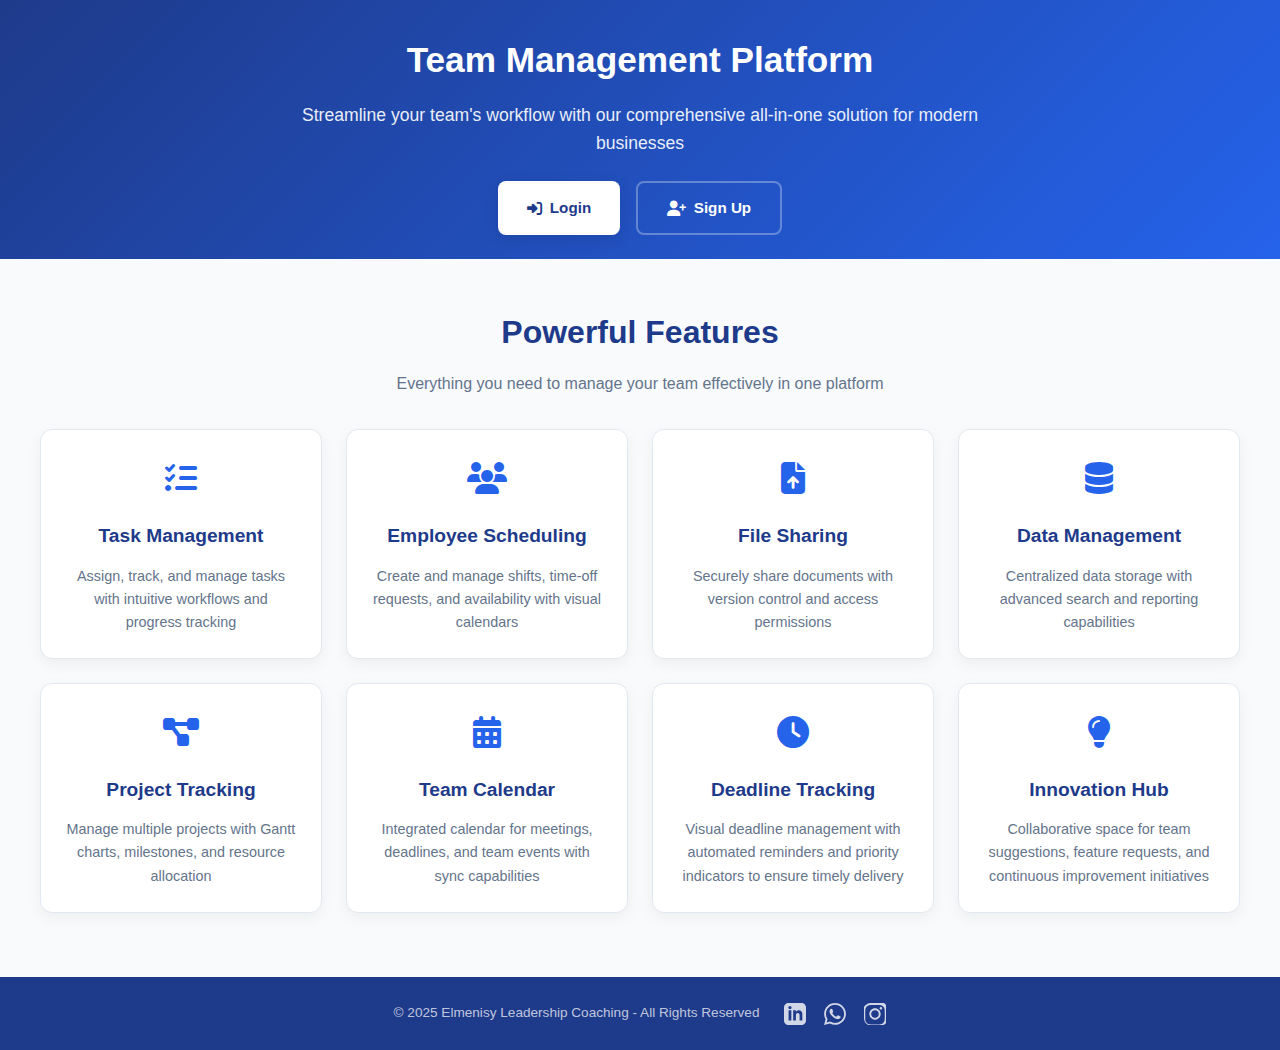
<file: index.html>
<!DOCTYPE html>
<html lang="en">
<head>
    <meta charset="UTF-8">
    <meta name="viewport" content="width=device-width, initial-scale=1.0">
    <title>Team Management Platform</title>
    <link rel="stylesheet" href="https://cdnjs.cloudflare.com/ajax/libs/font-awesome/6.4.0/css/all.min.css">
    <style>
        /* --- CSS Rules (تبقى كما هي) --- */
        :root {
            --primary: #2563eb;
            --primary-dark: #1e3a8a;
            --secondary: #10b981;
            --dark: #1e293b;
            --light: #f8fafc;
            --gray: #64748b;
            --light-gray: #e2e8f0;
        }

        * {
            margin: 0;
            padding: 0;
            box-sizing: border-box;
            font-family: 'Segoe UI', Tahoma, Geneva, Verdana, sans-serif;
        }

        body {
            background-color: var(--light);
            color: var(--dark);
            line-height: 1.6;
        }

        /* Header Styles */
        header {
            background: linear-gradient(135deg, var(--primary-dark) 0%, var(--primary) 100%);
            color: white;
            padding: 2rem 1rem 1.5rem;
            text-align: center;
            position: relative;
            overflow: hidden;
        }

        .header-content {
            max-width: 1200px;
            margin: 0 auto;
            position: relative;
            z-index: 2;
        }

        h1 {
            font-size: 2.2rem;
            margin-bottom: 0.8rem;
            font-weight: 800;
        }

        .subtitle {
            font-size: 1.1rem;
            opacity: 0.9;
            margin-bottom: 1.5rem;
            max-width: 700px;
            margin-left: auto;
            margin-right: auto;
        }

        /* Main Content */
        .main-content {
            padding: 3rem 1rem;
             /* Ensure there's enough space above footer */
             padding-bottom: 4rem; /* Added padding */
        }

        .container {
            max-width: 1200px;
            margin: 0 auto;
        }

        .section-title {
            text-align: center;
            margin-bottom: 2rem;
        }

        .section-title h2 {
            font-size: 2rem;
            color: var(--primary-dark);
            margin-bottom: 0.8rem;
        }

        .section-title p {
            color: var(--gray);
            font-size: 1rem;
            max-width: 700px;
            margin: 0 auto;
        }

        /* CTA Buttons */
        .cta-buttons {
            display: flex;
            gap: 1rem;
            justify-content: center;
            margin-top: 1.5rem;
        }

        .btn {
            display: inline-flex;
            align-items: center;
            justify-content: center;
            padding: 0.8rem 1.8rem;
            border-radius: 8px;
            text-decoration: none;
            font-weight: 600;
            transition: all 0.3s ease;
            font-size: 0.95rem;
        }

        .btn-primary {
            background-color: white;
            color: var(--primary-dark);
            box-shadow: 0 4px 15px rgba(0, 0, 0, 0.1);
        }

        .btn-primary:hover {
            transform: translateY(-3px);
            box-shadow: 0 6px 20px rgba(0, 0, 0, 0.15);
        }

        .btn-secondary {
            background-color: transparent;
            color: white;
            border: 2px solid rgba(255, 255, 255, 0.3);
        }

        .btn-secondary:hover {
            background-color: rgba(255, 255, 255, 0.1);
            border-color: white;
            transform: translateY(-3px);
        }

        /* Features Section */
        .features {
            display: grid;
            grid-template-columns: repeat(auto-fit, minmax(280px, 1fr));
            gap: 1.5rem;
            margin-top: 2rem;
        }

        .feature-card {
            background: white;
            border-radius: 12px;
            padding: 1.5rem;
            box-shadow: 0 5px 15px rgba(0, 0, 0, 0.05);
            transition: all 0.3s ease;
            text-align: center;
            border: 1px solid var(--light-gray);
            /* Initial state for animation (if using JS) */
             opacity: 0;
             transform: translateY(20px);
        }

        .feature-card:hover { /* Direct hover effect */
            transform: translateY(-5px) !important; /* Less jump than observer, override observer if needed */
            box-shadow: 0 10px 25px rgba(0, 0, 0, 0.08);
        }

        .feature-icon {
            font-size: 2rem;
            color: var(--primary);
            margin-bottom: 1rem;
        }

        .feature-card h3 {
            font-size: 1.2rem;
            margin-bottom: 0.8rem;
            color: var(--primary-dark);
        }

        .feature-card p {
            color: var(--gray);
            font-size: 0.9rem;
        }

        /* Footer */
        footer {
            background-color: var(--primary-dark); /* Keep original background */
            color: rgba(255, 255, 255, 0.8); /* Softer white for text/icons */
            padding: 1.5rem;
            text-align: center;
            margin-top: auto; /* Helps push down if content is short */
        }

        .footer-content {
            max-width: 1200px;
            margin: 0 auto;
             /* --- Footer Layout Changes --- */
            display: flex;
            justify-content: center; /* Center items horizontally */
            align-items: center;    /* Center items vertically */
            flex-wrap: wrap;       /* Allow wrapping on small screens */
            gap: 25px;             /* Space between text and icons */
             /* --- End Footer Layout Changes --- */
        }

         /* --- Styles for New Footer Elements --- */
        .footer-text {
            font-size: 0.85rem; /* Match original p style */
            opacity: 0.9;       /* Match original p style */
            text-align: center; /* Ensure centered if it wraps alone */
        }

        .social-icons {
            display: flex;
            gap: 18px;
            align-items: center;
        }

        .social-icons a {
            color: inherit; /* Use footer's color */
            text-decoration: none;
            display: inline-block;
            transition: transform 0.3s ease, color 0.3s ease;
        }

        .social-icons a:hover {
            color: #ffffff; /* Brighter white */
            transform: translateY(-2px);
        }

        .social-icons svg {
            width: 22px;
            height: 22px;
            fill: currentColor;
            vertical-align: middle;
        }
         /* --- End Styles for New Footer Elements --- */

        /* Responsive Design */
        @media (max-width: 768px) {
            h1 {
                font-size: 1.8rem;
            }

            .section-title h2 {
                font-size: 1.6rem;
            }

            .cta-buttons {
                flex-direction: column;
                align-items: center;
            }

            .btn {
                width: 100%;
                max-width: 220px;
            }

            /* --- Responsive Footer --- */
            .footer-content {
                 flex-direction: column; /* Stack footer items */
                 gap: 15px; /* Adjust gap for vertical layout */
            }
            /* --- End Responsive Footer --- */
        }
    </style>
</head>
<body>
    <header>
        <div class="header-content">
            <h1>Team Management Platform</h1>
            <p class="subtitle">Streamline your team's workflow with our comprehensive all-in-one solution for modern businesses</p>
            <div class="cta-buttons">
                <a href="login.html" class="btn btn-primary">
                    <i class="fas fa-sign-in-alt" style="margin-right: 8px;"></i> Login
                </a>
                <a href="signup.html" class="btn btn-secondary">
                    <i class="fas fa-user-plus" style="margin-right: 8px;"></i> Sign Up
                </a>
            </div>
        </div>
    </header>

    <main class="main-content">
        <div class="container">
            <div class="section-title">
                <h2>Powerful Features</h2>
                <p>Everything you need to manage your team effectively in one platform</p>
            </div>

            <div class="features">
                <!-- Feature cards remain the same -->
                 <div class="feature-card">
                    <div class="feature-icon">
                        <i class="fas fa-tasks"></i>
                    </div>
                    <h3>Task Management</h3>
                    <p>Assign, track, and manage tasks with intuitive workflows and progress tracking</p>
                </div>

                <div class="feature-card">
                    <div class="feature-icon">
                        <i class="fas fa-users"></i>
                    </div>
                    <h3>Employee Scheduling</h3>
                    <p>Create and manage shifts, time-off requests, and availability with visual calendars</p>
                </div>

                <div class="feature-card">
                    <div class="feature-icon">
                        <i class="fas fa-file-upload"></i>
                    </div>
                    <h3>File Sharing</h3>
                    <p>Securely share documents with version control and access permissions</p>
                </div>

                <div class="feature-card">
                    <div class="feature-icon">
                        <i class="fas fa-database"></i>
                    </div>
                    <h3>Data Management</h3>
                    <p>Centralized data storage with advanced search and reporting capabilities</p>
                </div>

                <div class="feature-card">
                    <div class="feature-icon">
                        <i class="fas fa-project-diagram"></i>
                    </div>
                    <h3>Project Tracking</h3>
                    <p>Manage multiple projects with Gantt charts, milestones, and resource allocation</p>
                </div>

                <div class="feature-card">
                    <div class="feature-icon">
                        <i class="fas fa-calendar-alt"></i>
                    </div>
                    <h3>Team Calendar</h3>
                    <p>Integrated calendar for meetings, deadlines, and team events with sync capabilities</p>
                </div>

                <div class="feature-card">
                    <div class="feature-icon">
                        <i class="fas fa-clock"></i>
                    </div>
                    <h3>Deadline Tracking</h3>
                    <p>Visual deadline management with automated reminders and priority indicators to ensure timely delivery</p>
                </div>

                <div class="feature-card">
                    <div class="feature-icon">
                        <i class="fas fa-lightbulb"></i>
                    </div>
                    <h3>Innovation Hub</h3>
                    <p>Collaborative space for team suggestions, feature requests, and continuous improvement initiatives</p>
                </div>
            </div>
        </div>
    </main>

    <footer>
        <div class="footer-content">
            <!-- Corrected Comment -->
            <!-- --- Footer Content Updated --- -->
            <span class="footer-text">© 2025 Elmenisy Leadership Coaching - All Rights Reserved</span>
            <div class="social-icons">
                <a href="https://www.linkedin.com/in/mohamedmenisy17/" target="_blank" rel="noopener noreferrer" aria-label="LinkedIn Profile">
                    <svg xmlns="http://www.w3.org/2000/svg" viewBox="0 0 24 24"><path d="M19 0h-14c-2.761 0-5 2.239-5 5v14c0 2.761 2.239 5 5 5h14c2.762 0 5-2.239 5-5v-14c0-2.761-2.238-5-5-5zm-11 19h-3v-11h3v11zm-1.5-12.268c-.966 0-1.75-.79-1.75-1.764s.784-1.764 1.75-1.764 1.75.79 1.75 1.764-.783 1.764-1.75 1.764zm13.5 12.268h-3v-5.604c0-3.368-4-3.113-4 0v5.604h-3v-11h3v1.765c1.396-2.586 7-2.777 7 2.476v6.759z"/></svg>
                </a>
                <a href="https://wa.me/201014527321" target="_blank" rel="noopener noreferrer" aria-label="WhatsApp Chat">
                    <svg xmlns="http://www.w3.org/2000/svg" viewBox="0 0 24 24"><path d="M.057 24l1.687-6.163c-1.041-1.804-1.588-3.849-1.587-5.946.003-6.556 5.338-11.891 11.893-11.891 3.181.001 6.167 1.24 8.413 3.488 2.245 2.248 3.481 5.236 3.48 8.414-.003 6.557-5.338 11.892-11.893 11.892-1.99-.001-3.951-.5-5.688-1.448l-6.305 1.654zm6.597-3.807c1.676.995 3.276 1.591 5.392 1.592 5.448 0 9.886-4.434 9.889-9.885.002-5.462-4.415-9.89-9.881-9.892-5.452 0-9.887 4.434-9.889 9.884-.001 2.225.651 3.891 1.746 5.634l-.999 3.648 3.742-.981zm11.387-5.464c-.074-.124-.272-.198-.57-.347-.297-.149-1.758-.868-2.031-.967-.272-.099-.47-.149-.669.149-.198.297-.768.967-.941 1.165-.173.198-.347.223-.644.074-.297-.149-1.255-.462-2.39-1.475-.883-.788-1.48-1.761-1.653-2.059-.173-.297-.018-.458.13-.606.134-.133.297-.347.446-.521.151-.172.2-.296.3-.495.099-.198.05-.372-.025-.521-.075-.148-.669-1.611-.916-2.206-.242-.579-.487-.5-.669-.51-.173-.008-.371-.01-.57-.01s-.521.074-.792.372c-.272.296-1.04 1.016-1.04 2.479 0 1.462 1.065 2.875 1.213 3.074.149.198 2.096 3.2 5.077 4.487.709.306 1.262.489 1.694.626.712.226 1.36.194 1.872.118.571-.085 1.758-.719 2.006-1.413.248-.695.248-1.29.173-1.414z"/></svg>
                </a>
                <a href="https://www.instagram.com/mohamed_menisyy/profilecard/?igsh=d3ZwZDM4czRqMzB2" target="_blank" rel="noopener noreferrer" aria-label="Instagram Profile">
                    <svg xmlns="http://www.w3.org/2000/svg" viewBox="0 0 24 24"><path d="M12 2.163c3.204 0 3.584.012 4.85.07 1.172.053 1.905.33 2.46.538.7.268 1.192.64 1.64 1.092.45.447.83 1.004 1.093 1.64.208.555.485 1.288.538 2.46.058 1.265.07 1.646.07 4.85s-.012 3.584-.07 4.85c-.053 1.172-.33 1.905-.538 2.46-.268.7-.64 1.192-1.092 1.64-.447.45-.997.827-1.64 1.093-.555.208-1.288.485-2.46.538-1.265.058-1.646.07-4.85.07s-3.584-.012-4.85-.07c-1.172-.053-1.905-.33-2.46-.538-.697-.268-1.19-.64-1.64-1.093-.45-.447-.827-.997-1.093-1.64-.208-.555-.485 1.288-.538-2.46-.058-1.265-.07-1.646-.07-4.85s.012-3.584.07-4.85c.053-1.172.33-1.905.538-2.46.268-.697.64-1.19 1.093-1.64.45-.45.997-.827 1.64-1.093.555-.208 1.288-.485 2.46-.538 1.265-.058 1.646-.07 4.85-.07zm0-2.163c-3.259 0-3.667.014-4.947.072-1.356.06-2.31.344-3.174.732-.884.396-1.627.96-2.377 1.71-.755.752-1.318 1.494-1.716 2.378-.386.863-.67 1.818-.73 3.172C.014 8.333 0 8.741 0 12s.014 3.667.072 4.947c.06 1.356.344 2.31.73 3.174.396.884.96 1.627 1.716 2.377.752.755 1.494 1.318 2.378 1.716.863.386 1.818.67 3.172.73 1.28.058 1.688.072 4.947.072s3.667-.014 4.947-.072c1.356-.06 2.31-.344 3.174-.73.884-.396 1.627-.96 2.377-1.716.755-.752 1.318-1.494 1.716-2.378.386-.863.67-1.818.73-3.172.058-1.28.072-1.688.072-4.947s-.014-3.667-.072-4.947c-.06-1.356-.344-2.31-.73-3.174-.396-.884-.96-1.627-1.716-2.377-.752-.755-1.494-1.318-2.378-1.716-.863-.386-1.818-.67-3.172-.73C15.667.014 15.259 0 12 0zm0 5.838c-3.403 0-6.162 2.759-6.162 6.162s2.759 6.162 6.162 6.162 6.162-2.759 6.162-6.162S15.403 5.838 12 5.838zm0 10.333c-2.306 0-4.171-1.865-4.171-4.171s1.865-4.171 4.171-4.171 4.171 1.865 4.171 4.171-1.865 4.171-4.171 4.171zm6.406-11.845c-.796 0-1.441.645-1.441 1.44s.645 1.44 1.441 1.44c.795 0 1.439-.645 1.439-1.44s-.644-1.44-1.439-1.44z"/></svg>
                </a>
            </div>
             <!-- Corrected Comment -->
            <!-- --- End Footer Content Update --- -->
        </div>
    </footer>

    <script>
        // Simple animation on scroll
        document.addEventListener('DOMContentLoaded', function() {
            const featureCards = document.querySelectorAll('.feature-card');

            // Check if IntersectionObserver is supported
            if ("IntersectionObserver" in window) {
                const observer = new IntersectionObserver((entries) => {
                    entries.forEach(entry => {
                        if (entry.isIntersecting) {
                            entry.target.style.opacity = 1;
                            entry.target.style.transform = 'translateY(0)';
                            // Optional: stop observing after animation
                            // observer.unobserve(entry.target);
                        }
                    });
                }, { threshold: 0.1 });

                featureCards.forEach(card => {
                    // Initial state is set in CSS now
                    observer.observe(card);
                });
            } else {
                // Fallback for older browsers
                 featureCards.forEach(card => {
                    card.style.opacity = 1;
                    card.style.transform = 'translateY(0)';
                });
            }

            // Service worker registration for PWA (optional)
            // (Kept as is from original code)
            if ('serviceWorker' in navigator) {
                window.addEventListener('load', () => {
                    navigator.serviceWorker.register('/sw.js')
                        .then(registration => {
                            console.log('ServiceWorker registration successful');
                        })
                        .catch(err => {
                            console.log('ServiceWorker registration failed: ', err);
                        });
                });
            }
        });
    </script>
</body>
</html>
</file>
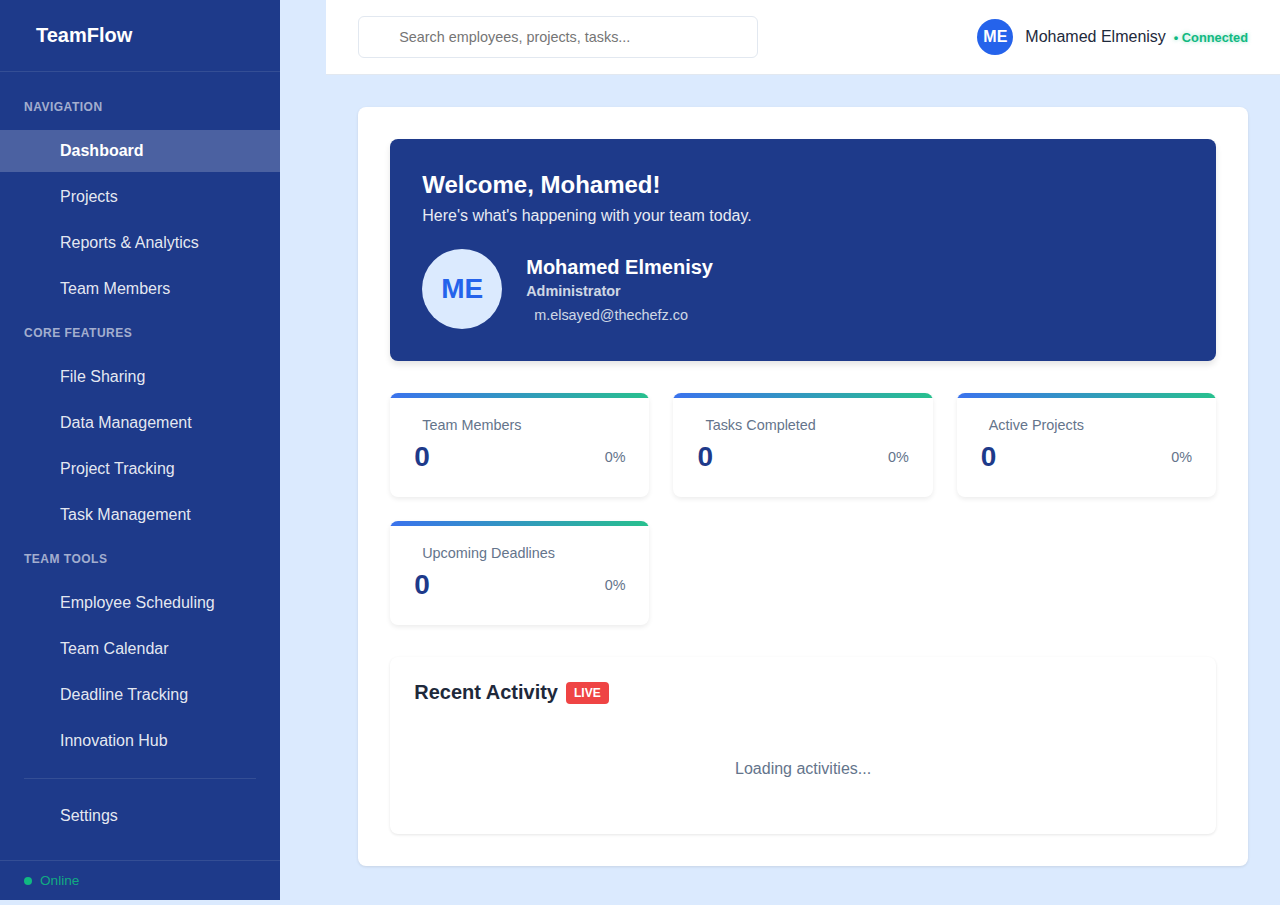
<file: dashboard.html>
```html
<!DOCTYPE html>
<html lang="en">
<head>
    <meta charset="UTF-8">
    <meta name="viewport" content="width=device-width, initial-scale=1.0">
    <title>TeamFlow | Dashboard</title>

    <!-- Font Awesome 
    <link rel="stylesheet" href="https://cdnjs.cloudflare.com/ajax/libs/font-awesome/6.0.0/css/all.min.css">
    <!-- Favicons (Keep your original links) -->
    <link rel="icon" type="image/png" sizes="32x32" href="https://via.placeholder.com/32">
    <link rel="icon" type="image/png" sizes="16x16" href="https://via.placeholder.com/16">
    <link rel="apple-touch-icon" sizes="180x180" href="https://via.placeholder.com/180">

    <!-- Dashboard Stylesheet -->
    <link rel="stylesheet" href="dashboard.css">

    <!-- Section Specific Stylesheets -->
    <!-- Add links for CSS of *all* your sections here -->
    <link rel="stylesheet" href="sections/employee-scheduling.css">
    <!-- <link rel="stylesheet" href="sections/another-section.css"> -->

</head>
<body class="blue-theme"> <!-- Theme class managed by JS -->

    <audio id="notificationSound" preload="auto">
        <source src="https://cdn.pixabay.com/download/audio/2021/08/04/audio_12b0c7443c.mp3?filename=notification-sound-7062.mp3" type="audio/mpeg">
        Your browser does not support the audio element.
    </audio>

    <div class="success-message" id="successMessage">
        <i class="fas fa-check-circle"></i>
        <span id="successMessageText">Action successful!</span>
    </div>

    <aside class="sidebar" id="sidebar">
        <div class="sidebar-header">
            <div class="logo">
                <i class="fas fa-users-cog logo-icon"></i>
                <span>TeamFlow</span>
            </div>
            <!-- Add menu toggle button for mobile if needed -->
        </div>
        <nav class="sidebar-menu">
            <div class="menu-title">Navigation</div>
            <!-- Use data-section for consistency -->
            <button class="menu-item" data-section="dashboard">
                <i class="fas fa-tachometer-alt"></i><span>Dashboard</span>
            </button>
            <button class="menu-item" data-section="projects">
                <i class="fas fa-briefcase"></i><span>Projects</span>
            </button>
            <button class="menu-item" data-section="reports-analytics">
                <i class="fas fa-chart-line"></i><span>Reports & Analytics</span>
            </button>
            <button class="menu-item" data-section="team-members-view">
                <i class="fas fa-users"></i><span>Team Members</span>
            </button>

            <div class="menu-title">Core Features</div>
            <button class="menu-item" data-section="file-sharing"><i class="fas fa-file-upload"></i><span>File Sharing</span></button>
            <button class="menu-item" data-section="data-management"><i class="fas fa-database"></i><span>Data Management</span></button>
            <button class="menu-item" data-section="project-tracking"><i class="fas fa-project-diagram"></i><span>Project Tracking</span></button>
            <button class="menu-item" data-section="task-management"><i class="fas fa-tasks"></i><span>Task Management</span></button>

            <div class="menu-title">Team Tools</div>
            <button class="menu-item" data-section="employee-scheduling"><i class="fas fa-user-clock"></i><span>Employee Scheduling</span></button>
            <button class="menu-item" data-section="team-calendar"><i class="fas fa-calendar-alt"></i><span>Team Calendar</span></button>
            <button class="menu-item" data-section="deadline-tracking"><i class="fas fa-clock"></i><span>Deadline Tracking</span></button>
            <button class="menu-item" data-section="innovation-hub"><i class="fas fa-lightbulb"></i><span>Innovation Hub</span></button>

            <div class="menu-divider"></div>
            <button class="menu-item" data-section="settings">
                <i class="fas fa-cog"></i><span>Settings</span>
            </button>
        </nav>
        <div class="connection-status">
            <div class="status-dot"></div>
            <span>Online</span>
        </div>
    </aside>

    <main class="main-content">
        <nav class="top-nav">
            <div class="search-bar">
                <i class="fas fa-search search-icon"></i>
                <input type="text" placeholder="Search employees, projects, tasks..." id="searchInput" autocomplete="off">
                <div class="search-results" id="searchResults"></div>
            </div>
            <div class="user-menu">
                <div class="notification-icon" id="notificationIcon">
                    <i class="fas fa-bell"></i>
                    <span class="notification-badge" style="display: none;">0</span>
                </div>
                <div class="user-profile">
                    <div class="user-avatar" id="userAvatar">ME</div>
                    <div class="user-profile-details">
                        <span class="user-name" id="userName">Mohamed Elmenisy</span>
                        <span class="user-status"> • Connected</span>
                    </div>
                    <div class="user-dropdown" id="userDropdown">
                        <button class="dropdown-item" data-section="profile"><i class="fas fa-user"></i><span>Profile</span></button>
                        <button class="dropdown-item" data-section="settings"><i class="fas fa-cog"></i><span>Settings</span></button>
                        <button class="dropdown-item" id="logoutLink"><i class="fas fa-sign-out-alt"></i><span>Logout</span></button>
                    </div>
                </div>
            </div>
        </nav>

        <div class="content-area">
            <!-- Back button - managed by JS -->
            <div class="back-button" id="backButton" style="display: none;">
                <i class="fas fa-arrow-left"></i>
                <span>Back to Dashboard</span>
            </div>

            <!-- Static Content Sections -->
            <div id="dashboardContent" class="content-section active">
                <!-- Welcome Section -->
                <div class="welcome-section">
                     <h2 class="welcome-title">Welcome, <span id="welcomeName">Mohamed</span>!</h2>
                     <p class="welcome-subtitle">Here's what's happening with your team today.</p>
                     <div class="user-info">
                         <div class="user-info-avatar" id="profileAvatar">ME</div>
                         <div class="user-info-details">
                             <div class="user-info-name">Mohamed Elmenisy</div>
                             <div class="user-info-title" id="userInfoRoleTitle">Administrator</div>
                             <div class="user-info-email">
                                 <i class="fas fa-envelope"></i>
                                 <span id="userEmail">m.elsayed@thechefz.co</span>
                             </div>
                         </div>
                     </div>
                </div>
                <!-- Stats Section -->
                <div class="stats-section">
                    <div class="stat-card">
                        <div class="stat-title"><i class="fas fa-users"></i>Team Members</div>
                        <div class="stat-value"> <span id="teamMembersCount">0</span> <span class="stat-trend trend-neutral" id="teamMembersTrend"><i class="fas fa-minus"></i> 0%</span> </div>
                    </div>
                     <div class="stat-card">
                        <div class="stat-title"><i class="fas fa-check-circle"></i>Tasks Completed</div>
                        <div class="stat-value"> <span id="tasksCompleted">0</span> <span class="stat-trend trend-neutral" id="tasksCompletedTrend"><i class="fas fa-minus"></i> 0%</span> </div>
                    </div>
                     <div class="stat-card">
                        <div class="stat-title"><i class="fas fa-project-diagram"></i>Active Projects</div>
                        <div class="stat-value"> <span id="activeProjects">0</span> <span class="stat-trend trend-neutral" id="activeProjectsTrend"><i class="fas fa-minus"></i> 0%</span> </div>
                    </div>
                     <div class="stat-card">
                        <div class="stat-title"><i class="fas fa-calendar-times"></i>Upcoming Deadlines</div>
                        <div class="stat-value"> <span id="upcomingDeadlines">0</span> <span class="stat-trend trend-neutral" id="upcomingDeadlinesTrend"><i class="fas fa-minus"></i> 0%</span> </div>
                    </div>
                </div>
                 <!-- Activity Section -->
                 <div class="activity-section">
                     <div class="section-header">
                         <h3 class="section-title">Recent Activity <span class="live-badge">LIVE</span></h3>
                         <div>
                             <span class="view-all" id="viewAllActivity" style="display: none;">Show All</span>
                             <span class="delete-all" id="deleteAllActivity" style="display: none;">Delete All</span>
                         </div>
                     </div>
                     <ul class="activity-list" id="activityList">
                         <li style="text-align: center; padding: 2rem; color: var(--gray);"> Loading activities... </li>
                     </ul>
                 </div>
            </div>

            <div class="content-section" id="profileContent">
                <!-- Profile content structure (form, avatar section) goes here -->
                 <div class="section-main-header"> <h2 class="section-main-title">Profile</h2> </div>
                 <p class="profile-header-text">Your personal information and account security settings.</p>
                 <div class="profile-avatar-section">
                     <label style="display: block; margin-bottom: 0.5rem; font-weight: 500; color: var(--dark);">Avatar</label>
                     <div id="profileAvatarLarge">ME</div>
                     <button type="button" class="btn btn-outline btn-sm" id="uploadPhotoButton"> <i class="fas fa-upload"></i> Upload Photo </button>
                     <input type="file" id="profileAvatarInput" accept="image/*" style="display: none;">
                 </div>
                 <form class="data-form" id="profileForm">
                     <div class="form-group"> <label for="firstName">First Name</label> <input type="text" id="firstName" class="form-control" value="Mohamed"> </div>
                     <div class="form-group"> <label for="lastName">Last Name</label> <input type="text" id="lastName" class="form-control" value="Elmenisy"> </div>
                     <div class="form-group" style="grid-column: span 2;"> <label for="fullNameDisplay">Full Name</label> <input type="text" id="fullNameDisplay" class="form-control" value="Mohamed Elmenisy" readonly> </div>
                     <div class="form-group"> <label for="jobTitle">Job Title</label> <input type="text" id="jobTitle" class="form-control" value="Administrator"> </div>
                     <div class="form-group"> <label for="email">Email</label> <input type="email" id="email" class="form-control" value="m.elsayed@thechefz.co" readonly> </div>
                     <div class="form-group"> <label for="phone">Phone Number</label> <input type="tel" id="phone" class="form-control" value="+201234567890"> </div>
                     <div class="form-group"> <label for="department">Department</label> <input type="text" id="department" class="form-control" value="Management"> </div>
                     <div class="form-actions">
                         <button type="button" class="btn btn-outline" id="cancelProfileBtn">Cancel</button>
                         <button type="submit" class="btn btn-primary">Save Changes</button>
                     </div>
                 </form>
            </div>

            <div class="content-section" id="settingsContent">
                <!-- Settings content structure (tabs, panels) goes here -->
                 <div class="section-main-header"> <h2 class="section-main-title">System Settings</h2> </div>
                 <div class="settings-tabs">
                     <div class="settings-tab active" data-tab="preferences">Preferences</div>
                     <div class="settings-tab" data-tab="account">Account</div>
                     <div class="settings-tab" data-tab="security">Security</div>
                     <div class="settings-tab" data-tab="notifications">Notifications</div>
                     <div class="settings-tab" data-tab="team" id="teamSettingsTab">Team Management</div>
                     <div class="settings-tab" data-tab="collaboration">Collaboration</div>
                     <div class="settings-tab" data-tab="danger" id="dangerZoneTab">Danger Zone</div>
                 </div>
                 <!-- Settings Panels (Preferences, Account, etc.) -->
                 <div class="settings-panel active" id="preferencesPanel">
                    <!-- Preferences form content -->
                     <h3 class="section-title">Preferences</h3>
                     <form class="data-form" id="preferencesForm">
                         <div class="form-group"> <label>Theme</label> <div style="display: flex; gap: 1rem; margin-top: 0.5rem;"> <div class="theme-option" data-theme="light"> <div style="background-color: #f1f5f9;"></div> <span>Light</span> </div> <div class="theme-option" data-theme="dark"> <div style="background-color: #0f172a;"></div> <span>Dark</span> </div> <div class="theme-option selected" data-theme="blue"> <div style="background-color: #dbeafe;"></div> <span>Blue</span> </div> </div> <input type="hidden" id="selectedTheme" value="blue"> </div>
                         <div class="form-group"> <label for="layoutDensity">Layout Density</label> <select id="layoutDensity" class="form-control"> <option value="compact">Compact</option> <option value="normal" selected>Normal</option> <option value="spacious">Spacious</option> </select> </div>
                         <div class="form-group"> <label for="language">Language</label> <select id="language" class="form-control"> <option value="en" selected>English</option> <option value="ar">Arabic (Placeholder)</option> <option value="es">Spanish (Placeholder)</option> </select> </div>
                         <div class="form-group"> <label for="dateFormat">Date Format</label> <select id="dateFormat" class="form-control"> <option value="mm/dd/yyyy">MM/DD/YYYY</option> <option value="dd/mm/yyyy" selected>DD/MM/YYYY</option> <option value="yyyy-mm-dd">YYYY-MM-DD</option> </select> </div>
                         <div class="form-group"> <label for="region">Region</label> <input type="text" id="region" class="form-control" placeholder="Cairo (Placeholder)" disabled> </div>
                         <div class="form-group"> <label for="weekStart">Calendar Week Start</label> <select id="weekStart" class="form-control"> <option value="sun" selected>Sunday</option> <option value="sat">Saturday</option> <option value="mon">Monday</option> </select> </div>
                         <div class="form-group" style="grid-column: span 2;"> <label for="defaultHomepage">Default Homepage (Placeholder)</label> <select id="defaultHomepage" class="form-control" disabled> <option selected>Dashboard</option> <option>Tasks</option> <option>Calendar</option> </select> </div>
                         <div class="form-actions"> <button type="button" class="btn btn-outline" id="cancelPreferencesBtn">Cancel</button> <button type="submit" class="btn btn-primary" id="savePreferencesBtn"> <span class="btn-text">Save Preferences</span> <div class="spinner" id="preferencesSpinner"></div> <span class="loading-text" id="preferencesLoadingText">Saving...</span> </button> </div>
                    </form>
                 </div>
                 <div class="settings-panel" id="accountPanel">
                    <!-- Account form content -->
                     <h3 class="section-title">Account Settings</h3>
                     <form class="data-form" id="accountForm">
                        <div class="form-group"> <label for="acc_firstName">First Name</label> <input type="text" id="acc_firstName" class="form-control" readonly> </div>
                        <div class="form-group"> <label for="acc_lastName">Last Name</label> <input type="text" id="acc_lastName" class="form-control" readonly> </div>
                        <div class="form-group"> <label for="acc_email">Email</label> <input type="email" id="acc_email" class="form-control" readonly> </div>
                        <div class="form-group"> <label for="timezone">Timezone</label> <select id="timezone" class="form-control"> <option value="utc">UTC</option> <option value="cairo" selected>Cairo (UTC+2)</option> <option value="new_york">New York (UTC-5)</option> </select> </div>
                        <div class="form-actions"> <button type="button" class="btn btn-outline" id="cancelAccountBtn">Cancel</button> <button type="submit" class="btn btn-primary" id="saveAccountBtn"> <span class="btn-text">Save Settings</span> <div class="spinner" id="accountSpinner"></div> <span class="loading-text" id="accountLoadingText">Saving...</span> </button> </div>
                        <div class="form-group" style="grid-column: span 2; margin-top: 2rem;"> <label style="color: var(--danger);">Account Deletion</label> <p style="color: var(--gray); font-size: 0.9rem; margin-bottom: 1rem;">Permanently delete your account and all associated data. This action cannot be undone.</p> <button type="button" class="btn btn-danger" id="deleteAccountBtn" disabled>Delete Account (Placeholder)</button> </div>
                     </form>
                 </div>
                 <div class="settings-panel" id="securityPanel">
                     <!-- Security form content -->
                      <h3 class="section-title">Security Settings</h3>
                      <form class="data-form" id="securityForm">
                         <div class="form-group" style="grid-column: span 2;"> <label>Two-Factor Authentication (2FA)</label> <div style="display: flex; align-items: center; gap: 1rem;"> <label class="switch"> <input type="checkbox" id="twoFactorAuth" checked> <span class="slider round"></span> </label> <span>Enabled</span> </div> <p style="color: var(--gray); font-size: 0.9rem; margin-top: 0.5rem;">Requires authentication code from your app upon login.</p> </div>
                         <div class="form-group"> <label for="currentPassword">Current Password</label> <input type="password" id="currentPassword" class="form-control" autocomplete="current-password"> <div class="password-error" id="currentPasswordError">Current password is incorrect</div> </div>
                         <div class="form-group"> <label for="newPassword">New Password</label> <input type="password" id="newPassword" class="form-control" autocomplete="new-password"> <small style="color: var(--gray);">Minimum 8 characters required.</small> </div>
                         <div class="form-group"> <label for="confirmPassword">Confirm New Password</label> <input type="password" id="confirmPassword" class="form-control" autocomplete="new-password"> <div class="password-error" id="passwordMatchError">Passwords do not match</div> </div>
                         <div class="form-actions"> <button type="button" class="btn btn-outline" id="cancelSecurityBtn">Cancel</button> <button type="submit" class="btn btn-primary" id="saveSecurityBtn"> <span class="btn-text">Update Password</span> <div class="spinner" id="securitySpinner"></div> <span class="loading-text" id="securityLoadingText">Updating...</span> </button> </div>
                         <div class="form-group" style="grid-column: span 2; margin-top: 2rem;"> <label>Integrations (Placeholders)</label> <div style="display: flex; align-items: center; justify-content: space-between; padding: 0.5rem 0;"> <span>Slack Integration</span> <button class="btn btn-outline" disabled>Connect</button> </div> <div style="display: flex; align-items: center; justify-content: space-between; padding: 0.5rem 0;"> <span>Single Sign-On (SSO)</span> <button class="btn btn-outline" disabled>Configure</button> </div> </div>
                     </form>
                 </div>
                 <div class="settings-panel" id="notificationsPanel">
                    <!-- Notifications form content -->
                    <h3 class="section-title">Notification Settings</h3>
                    <form class="data-form" id="notificationsForm">
                        <div class="form-group"> <label>Email Notifications</label> <div style="margin-top: 0.5rem; display: flex; flex-direction: column; gap: 0.75rem;"> <div style="display: flex; align-items: center; justify-content: space-between;"> <span>Task Assignments & Updates</span> <label class="switch"> <input type="checkbox" id="emailTasks" checked> <span class="slider round"></span> </label> </div> <div style="display: flex; align-items: center; justify-content: space-between;"> <span>Deadline Reminders</span> <label class="switch"> <input type="checkbox" id="emailDeadlines" checked> <span class="slider round"></span> </label> </div> <div style="display: flex; align-items: center; justify-content: space-between;"> <span>System Updates & Announcements</span> <label class="switch"> <input type="checkbox" id="emailUpdates"> <span class="slider round"></span> </label> </div> <div style="display: flex; align-items: center; justify-content: space-between;"> <span>Weekly Summary (Placeholder)</span> <label class="switch"> <input type="checkbox" id="emailSummary" disabled> <span class="slider round"></span> </label> </div> </div> </div>
                        <div class="form-group"> <label>In-App Push Notifications</label> <div style="margin-top: 0.5rem; display: flex; flex-direction: column; gap: 0.75rem;"> <div style="display: flex; align-items: center; justify-content: space-between;"> <span>New Messages & Mentions</span> <label class="switch"> <input type="checkbox" id="pushMessages" checked> <span class="slider round"></span> </label> </div> <div style="display: flex; align-items: center; justify-content: space-between;"> <span>Team & Project Updates</span> <label class="switch"> <input type="checkbox" id="pushTeamUpdates"> <span class="slider round"></span> </label> </div> <div style="display: flex; align-items: center; justify-content: space-between;"> <span>Sound Notifications</span> <label class="switch"> <input type="checkbox" id="soundNotifications" checked> <span class="slider round"></span> </label> </div> </div> </div>
                        <div class="form-actions"> <button type="button" class="btn btn-outline" id="cancelNotificationsBtn">Cancel</button> <button type="submit" class="btn btn-primary" id="saveNotificationsBtn"> <span class="btn-text">Save Settings</span> <div class="spinner" id="notificationsSpinner"></div> <span class="loading-text" id="notificationsLoadingText">Saving...</span> </button> </div>
                     </form>
                 </div>
                 <div class="settings-panel" id="teamPanel">
                    <!-- Team Management content -->
                     <div class="team-management">
                        <h3>Team Members</h3>
                        <div class="team-list" id="teamList"> <div style="text-align: center; padding: 2rem; color: var(--gray);">Loading team members...</div> </div>
                        <div class="add-member-form">
                            <h4>Invite New Member</h4>
                            <form id="inviteMemberForm" class="data-form" style="grid-template-columns: repeat(auto-fit, minmax(200px, 1fr)); align-items: end; gap: 1rem;">
                                <div class="form-group" style="margin-bottom: 0;"> <label for="inviteMemberEmail">Email</label> <input type="email" id="inviteMemberEmail" class="form-control" placeholder="user@example.com" required> </div>
                                <div class="form-group" style="margin-bottom: 0;"> <label for="inviteMemberRole">Role</label> <select id="inviteMemberRole" class="form-control" required> <option value="member">Member</option> <option value="senior">Senior</option> <option value="supervisor">Supervisor</option> <option value="admin">Admin</option> </select> </div>
                                <div style="grid-column: 1 / -1; margin-top: 1rem;"> <button type="submit" class="btn btn-primary">Send Invite</button> </div>
                            </form>
                        </div>
                     </div>
                 </div>
                 <div class="settings-panel" id="collaborationPanel">
                     <!-- Collaboration content -->
                     <h3 class="section-title">Collaboration Settings</h3>
                     <form class="data-form" id="collaborationForm">
                         <div class="form-group" style="grid-column: span 2;"> <label>Shared Calendar Access (Placeholder)</label> <p style="color: var(--gray); font-size: 0.9rem;">Control who can view or edit the team calendar.</p> <button type="button" class="btn btn-outline" disabled>Manage Permissions</button> </div>
                         <div class="form-group" style="grid-column: span 2;"> <label>Team Chat Integration (Placeholder)</label> <p style="color: var(--gray); font-size: 0.9rem;">Connect to your preferred team chat platform.</p> <button type="button" class="btn btn-outline" disabled>Configure Chat</button> </div>
                         <div class="form-actions"> <button type="button" class="btn btn-outline" disabled>Cancel</button> <button type="submit" class="btn btn-primary" disabled>Save Collaboration Settings</button> </div>
                     </form>
                 </div>
                 <div class="settings-panel" id="dangerPanel">
                     <!-- Danger Zone content -->
                    <h3 class="section-title" style="color: var(--danger);">Danger Zone</h3>
                    <p style="color: var(--gray);">Actions in this section are permanent and cannot be undone. (Visible to Admins only)</p>
                    <div style="margin-top: 1.5rem; border: 1px solid var(--danger); border-radius: 6px; padding: 1.5rem; display: flex; flex-direction: column; gap: 1.5rem;">
                        <div style="display: flex; justify-content: space-between; align-items: center; flex-wrap: wrap; gap: 1rem;"> <div> <strong style="color: var(--dark);">Delete Team Data (Placeholder)</strong> <p style="color: var(--gray); font-size: 0.9rem; margin-top: 0.25rem;">Permanently delete all projects, tasks, and files associated with this team.</p> </div> <button class="btn btn-danger" disabled>Delete All Team Data</button> </div>
                        <div style="display: flex; justify-content: space-between; align-items: center; flex-wrap: wrap; gap: 1rem;"> <div> <strong style="color: var(--dark);">Transfer Ownership (Placeholder)</strong> <p style="color: var(--gray); font-size: 0.9rem; margin-top: 0.25rem;">Transfer administrative control of this workspace to another user.</p> </div> <button class="btn btn-warning" disabled>Transfer Ownership</button> </div>
                        <div style="display: flex; justify-content: space-between; align-items: center; flex-wrap: wrap; gap: 1rem;"> <div> <strong style="color: var(--dark);">Delete Workspace (Placeholder)</strong> <p style="color: var(--gray); font-size: 0.9rem; margin-top: 0.25rem;">Permanently delete this entire workspace, including all users and data.</p> </div> <button class="btn btn-danger" disabled>Delete Workspace</button> </div>
                    </div>
                 </div>
            </div>

            <!-- Container for Dynamically Loaded Feature Sections -->
            <div id="featureSectionsContainer" style="display: none;">
                <div id="featureSections" class="content-section">
                    <!-- Placeholder content shown while loading or on error -->
                    <div class="placeholder-content" id="featurePlaceholder">
                        <h2 id="featureTitle">Feature Content Area</h2>
                        <p id="featureDescription">Select a feature from the sidebar to view its content.</p>
                        <div class="loading-indicator" style="display: none;">
                            <i class="fas fa-spinner fa-spin"></i> Loading...
                        </div>
                        <div class="error-message" style="display: none;">
                            Failed to load content. Please try again later.
                        </div>
                    </div>
                </div>
            </div>
        </div> <!-- /.content-area -->

    </main>

    <!-- Notifications Modal -->
    <div class="notifications-modal" id="notificationsModal">
        <div class="notifications-container">
            <div class="notifications-header">
                <h3 class="notifications-title">Notifications</h3>
                <button class="close-notifications" id="closeNotifications">&times;</button>
            </div>
            <div class="notifications-body" id="notificationsBody">
                <div class="no-notifications-message">Loading notifications...</div>
            </div>
            <div class="notifications-footer">
                <button class="btn btn-outline btn-sm" id="markAllReadBtn">Mark All as Read</button>
                <button class="btn btn-danger btn-sm" id="deleteAllNotificationsBtn">Delete All</button>
            </div>
        </div>
    </div>

    <!-- Confirm Modal -->
    <div class="confirm-modal" id="confirmModal">
        <div class="confirm-container">
            <h3 class="confirm-title" id="confirmTitle">Confirm Action</h3>
            <div class="confirm-message" id="confirmMessage">Are you sure you want to proceed?</div>
            <div class="confirm-actions">
                <button class="btn btn-outline" id="cancelConfirmBtn">Cancel</button>
                <button class="btn btn-danger" id="confirmBtn">Confirm</button>
            </div>
        </div>
    </div>

    <!-- Main Dashboard JavaScript -->
    <script src="dashboard.js" defer></script>

</body>
</html>
</file>
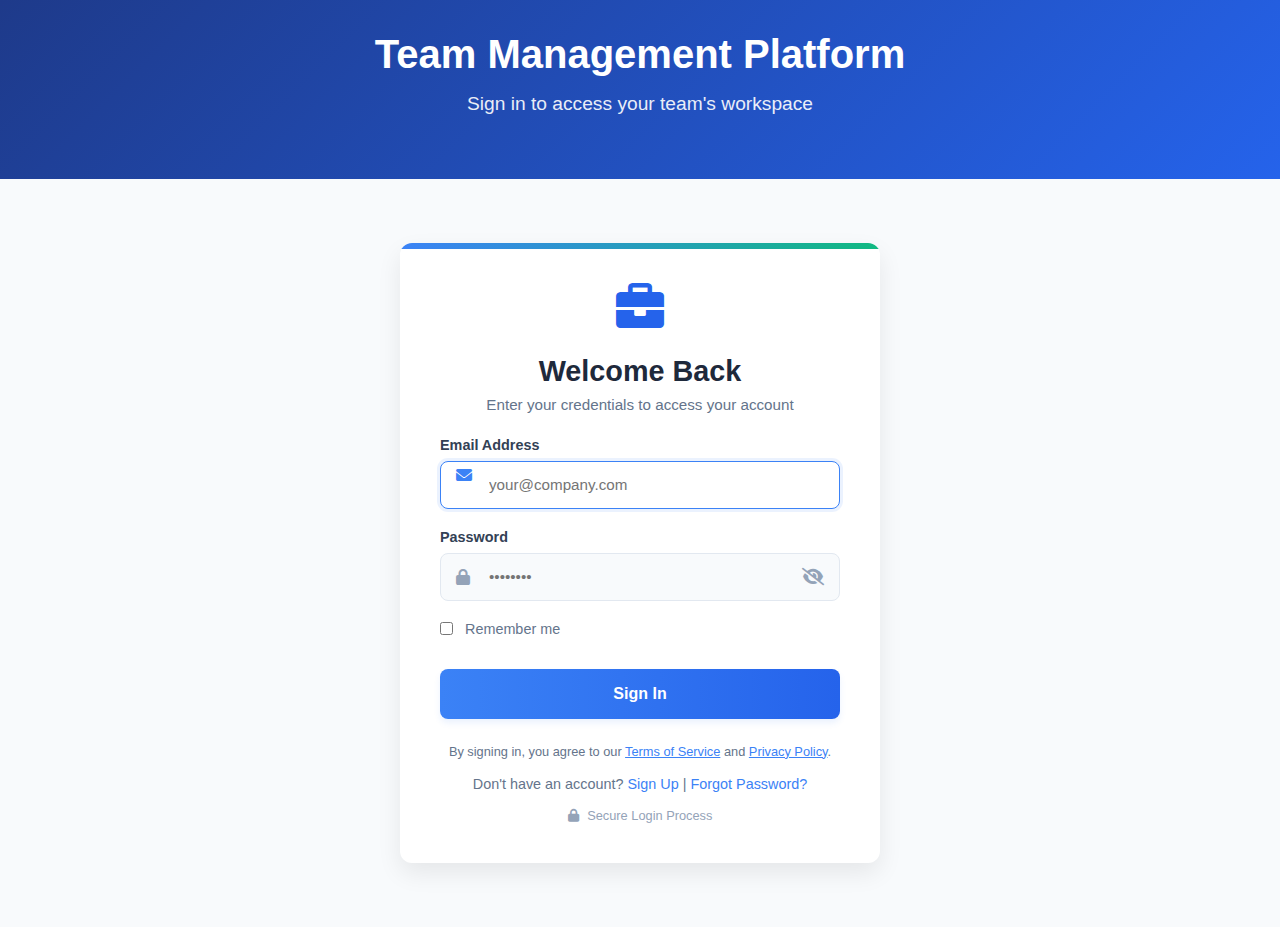
<file: login.html>
<!DOCTYPE html>
<html lang="en">
<head>
    <meta charset="UTF-8">
    <meta name="viewport" content="width=device-width, initial-scale=1.0">
    <title>Login | Team Management Platform</title>
    <!-- Add Font Awesome CDN for icons -->
    <link rel="stylesheet" href="https://cdnjs.cloudflare.com/ajax/libs/font-awesome/6.0.0-beta3/css/all.min.css">
    <!-- Favicon links -->
    <link rel="icon" type="image/png" sizes="32x32" href="https://img.icons8.com/fluency/48/000000/group-task.png">
    <link rel="icon" type="image/png" sizes="16x16" href="https://img.icons8.com/fluency/32/000000/group-task.png">
    <link rel="apple-touch-icon" sizes="180x180" href="https://img.icons8.com/fluency/180/000000/group-task.png">
    <style>
        /* --- Base & Variable Styles (Keep As Is) --- */
        :root {
            --primary: #2563eb;
            --primary-dark: #1e3a8a;
            --secondary: #10b981;
            --dark: #1e293b;
            --light: #f8fafc;
            --gray: #64748b;
            --light-gray: #e2e8f0;
        }
        * { margin: 0; padding: 0; box-sizing: border-box; font-family: 'Segoe UI', Tahoma, Geneva, Verdana, sans-serif; }
        body { background-color: #f8fafc; display: flex; flex-direction: column; min-height: 100vh; color: #1e293b; }
        header { background: linear-gradient(135deg, #1e3a8a 0%, #2563eb 100%); color: white; padding: 2rem; text-align: center; box-shadow: 0 4px 6px rgba(0, 0, 0, 0.1); }
        .header-content { max-width: 1200px; margin: 0 auto; }
        h1 { font-size: 2.5rem; margin-bottom: 1rem; font-weight: 700; }
        .subtitle { font-size: 1.2rem; opacity: 0.9; margin-bottom: 2rem; }
        .main-content { flex: 1; display: flex; justify-content: center; align-items: center; padding: 2rem; background-color: #f8fafc; }

        /* --- Auth Container --- */
        .auth-container {
            width: 100%;
            max-width: 480px;
            background: white;
            border-radius: 12px;
            box-shadow: 0 10px 25px rgba(0, 0, 0, 0.08);
            padding: 2.5rem;
            margin: 2rem;
            position: relative;
            overflow: hidden;
            animation: fadeIn 0.5s ease-out;
        }
        .auth-container::before { content: ''; position: absolute; top: 0; left: 0; width: 100%; height: 6px; background: linear-gradient(90deg, #3b82f6, #10b981); }

        /* --- NEW: Auth Icon Container --- */
        .auth-icon-container {
            text-align: center;      /* Center the icon */
            margin-bottom: 1.5rem;   /* Space below the icon */
        }
        .auth-main-icon {
            font-size: 3rem;         /* Icon size */
            color: var(--primary);   /* Use primary color */
            /* Optional: if you want a background circle */
            /* background-color: #eef2ff;
            border-radius: 50%;
            padding: 1rem;
            display: inline-block;
            line-height: 1; */
        }
        /* --- END NEW: Auth Icon Container --- */

        .auth-header { text-align: center; margin-bottom: 1.5rem; } /* Reduced margin */
        .auth-header h2 { color: #1e293b; font-size: 1.8rem; font-weight: 700; margin-bottom: 0.5rem; }
        .auth-header p { color: #64748b; font-size: 0.95rem; }

        /* --- Form Styles (Keep As Is) --- */
        .form-group { margin-bottom: 1.25rem; position: relative; }
        .form-group label { display: block; margin-bottom: 0.5rem; font-weight: 600; color: #334155; font-size: 0.9rem; }
        .input-icon { position: absolute; left: 1rem; top: calc(0.5rem + 0.9rem + 0.5rem + 0.9rem / 2); transform: translateY(-50%); color: #94a3b8; font-size: 1rem; pointer-events: none; }
        .form-control { width: 100%; padding: 0.9rem 1rem 0.9rem 3rem; border: 1px solid #e2e8f0; border-radius: 8px; font-size: 0.95rem; transition: all 0.3s; background-color: #f8fafc; }
        .form-control:focus { border-color: #3b82f6; outline: none; box-shadow: 0 0 0 3px rgba(59, 130, 246, 0.1); background-color: white; }
        .form-control:focus + .input-icon { color: #3b82f6; }
        .password-wrapper { position: relative; }
        .password-wrapper .form-control { padding-right: 3rem; }
        .password-wrapper .input-icon { top: 50%; transform: translateY(-50%); }
        .password-toggle-icon { position: absolute; right: 1rem; top: 50%; transform: translateY(-50%); color: #94a3b8; cursor: pointer; font-size: 1.1rem; transition: color 0.3s; }
        .password-toggle-icon:hover { color: #3b82f6; }
        .remember-me { display: flex; align-items: center; margin-bottom: 1.5rem; }
        .remember-me input { margin-right: 0.75rem; cursor: pointer; }
        .remember-me label { font-size: 0.9rem; color: #64748b; cursor: pointer; margin-bottom: 0; }
        .auth-btn { width: 100%; padding: 1rem; background: linear-gradient(90deg, #3b82f6, #2563eb); color: white; border: none; border-radius: 8px; font-size: 1rem; font-weight: 600; cursor: pointer; transition: all 0.3s; box-shadow: 0 4px 6px rgba(59, 130, 246, 0.1); margin-top: 0.5rem; }
        .auth-btn:hover { background: linear-gradient(90deg, #2563eb, #3b82f6); box-shadow: 0 6px 12px rgba(59, 130, 246, 0.15); transform: translateY(-1px); }
        .auth-btn:disabled { opacity: 0.7; cursor: not-allowed; }

        /* --- Terms Text (Keep As Is) --- */
        .terms-text { font-size: 0.8rem; color: #64748b; text-align: center; margin-top: 1.5rem; margin-bottom: 1rem; line-height: 1.4; }
        .terms-text a { color: #3b82f6; text-decoration: underline; } /* Added link styling */
        .terms-text a:hover { color: #2563eb; }

        /* --- Auth Footer (Keep As Is) --- */
        .auth-footer { text-align: center; font-size: 0.9rem; color: #64748b; }
        .auth-footer a { color: #3b82f6; text-decoration: none; font-weight: 500; transition: color 0.3s; }
        .auth-footer a:hover { color: #2563eb; text-decoration: underline; }

        /* --- Security Note (Keep As Is) --- */
        .security-note { text-align: center; font-size: 0.8rem; color: #94a3b8; margin-top: 1rem; }
        .security-note i { margin-right: 5px; }

        /* --- Validation & Loading (Keep As Is) --- */
        .validation-message { font-size: 0.75rem; margin-top: 0.25rem; display: none; }
        .error-message { color: #ef4444; }
        .success-message { color: #10b981; }
        .loading { display: none; text-align: center; margin-top: 1rem; }
        .loading-spinner { border: 3px solid rgba(59, 130, 246, 0.1); border-top: 3px solid #3b82f6; border-radius: 50%; width: 20px; height: 20px; animation: spin 1s linear infinite; display: inline-block; vertical-align: middle; margin-right: 8px; }
        @keyframes spin { 0% { transform: rotate(0deg); } 100% { transform: rotate(360deg); } }
        @keyframes fadeIn { from { opacity: 0; transform: translateY(20px); } to { opacity: 1; transform: translateY(0); } }

        /* --- Responsive Design (Keep As Is) --- */
        @media (max-width: 768px) {
            .auth-container { padding: 2rem 1.5rem; margin: 1rem; }
            h1 { font-size: 2rem; }
            .auth-header h2 { font-size: 1.6rem;}
            .form-control { padding: 0.8rem 1rem 0.8rem 2.8rem; }
            .password-wrapper .form-control { padding-right: 2.8rem; }
            .input-icon { left: 0.8rem; font-size: 0.9rem; }
             .password-toggle-icon { right: 0.8rem; font-size: 1rem; }
        }
    </style>
</head>
<body>
    <header>
        <div class="header-content">
            <h1>Team Management Platform</h1>
            <p class="subtitle">Sign in to access your team's workspace</p>
        </div>
    </header>

    <main class="main-content">
        <div class="auth-container">

            <!-- Icon Added Here -->
            <div class="auth-icon-container">
                 <!-- Choose one icon. Examples: -->
                 <!-- <i class="fas fa-users-cog auth-main-icon" aria-hidden="true"></i> -->
                 <i class="fas fa-briefcase auth-main-icon" aria-hidden="true"></i>
                 <!-- <i class="fas fa-clipboard-list auth-main-icon" aria-hidden="true"></i> -->
            </div>
            <!-- End Icon -->

            <div class="auth-header">
                <h2>Welcome Back</h2>
                <p>Enter your credentials to access your account</p>
            </div>

            <form id="loginForm">
                <!-- Email Input -->
                <div class="form-group">
                    <label for="email">Email Address</label>
                    <input type="email" id="email" class="form-control" placeholder="your@company.com" required>
                    <i class="fas fa-envelope input-icon"></i>
                    <div id="emailError" class="validation-message error-message">Please enter a valid email address</div>
                </div>

                <!-- Password Input -->
                <div class="form-group">
                    <label for="password">Password</label>
                    <div class="password-wrapper">
                        <input type="password" id="password" class="form-control" placeholder="••••••••" required minlength="6">
                        <i class="fas fa-lock input-icon"></i>
                        <i class="fas fa-eye password-toggle-icon" id="togglePassword"></i>
                    </div>
                    <div id="passwordError" class="validation-message error-message">Please enter your password</div>
                    <div id="loginSuccess" class="validation-message success-message">Login successful! Redirecting...</div>
                </div>

                <!-- Remember Me Checkbox -->
                <div class="remember-me">
                    <input type="checkbox" id="rememberMe">
                    <label for="rememberMe">Remember me</label>
                </div>

                <!-- Login Button -->
                <button type="submit" class="auth-btn" id="loginBtn">Sign In</button>

                <!-- Loading Indicator -->
                <div class="loading" id="loading">
                    <div class="loading-spinner"></div>
                    <span>Authenticating...</span>
                </div>
            </form>

            <!-- Terms Text -->
            <p class="terms-text">
                 <!-- Added links within the text -->
                 By signing in, you agree to our <a href="#" target="_blank">Terms of Service</a> and <a href="#" target="_blank">Privacy Policy</a>.
            </p>

            <!-- Auth Footer (Sign Up / Forgot Password links) -->
            <div class="auth-footer">
                <p>
                    Don't have an account? <a href="signup.html">Sign Up</a> | <a href="#" id="forgotPassword">Forgot Password?</a>
                </p>
            </div>

            <!-- Security Note -->
             <div class="security-note">
               <i class="fas fa-lock"></i> Secure Login Process
            </div>
        </div>
    </main>

    <script>
        // JavaScript remains the same
        document.addEventListener('DOMContentLoaded', function() {
            const loginForm = document.getElementById('loginForm');
            const emailInput = document.getElementById('email');
            const passwordInput = document.getElementById('password');
            const rememberMe = document.getElementById('rememberMe');
            const loginBtn = document.getElementById('loginBtn');
            const loading = document.getElementById('loading');
            const emailError = document.getElementById('emailError');
            const passwordError = document.getElementById('passwordError');
            const loginSuccess = document.getElementById('loginSuccess');
            const forgotPasswordLink = document.getElementById('forgotPassword');
            const togglePassword = document.getElementById('togglePassword');

            // --- Password Toggle Functionality ---
            function addPasswordToggle(toggleElement, passwordElement) {
                if (toggleElement && passwordElement) {
                    toggleElement.addEventListener('click', function () {
                        const type = passwordElement.getAttribute('type') === 'password' ? 'text' : 'password';
                        passwordElement.setAttribute('type', type);
                        this.classList.toggle('fa-eye-slash', type === 'password');
                        this.classList.toggle('fa-eye', type === 'text');
                    });
                     const initialType = passwordElement.getAttribute('type');
                     toggleElement.classList.toggle('fa-eye-slash', initialType === 'password');
                     toggleElement.classList.toggle('fa-eye', initialType === 'text');
                }
            }
            addPasswordToggle(togglePassword, passwordInput);

            // Check if there's a remembered email
            if (localStorage.getItem('rememberedEmail')) {
                emailInput.value = localStorage.getItem('rememberedEmail');
                rememberMe.checked = true;
            }

            // Check if redirected from signup with email
            const urlParams = new URLSearchParams(window.location.search);
            const signupEmail = urlParams.get('email');
            if (signupEmail) {
                emailInput.value = signupEmail;
                passwordInput.focus();
            } else if (emailInput.value === '' && !localStorage.getItem('rememberedEmail')) {
                emailInput.focus();
            } else if (localStorage.getItem('rememberedEmail')) {
                 passwordInput.focus();
            }

            // Form submission
            loginForm.addEventListener('submit', function(e) {
                e.preventDefault();
                emailError.style.display = 'none';
                passwordError.style.display = 'none';
                loginSuccess.style.display = 'none';
                const email = emailInput.value.trim();
                const password = passwordInput.value;

                if (!email || !/^[^\s@]+@[^\s@]+\.[^\s@]+$/.test(email)) {
                    emailError.style.display = 'block';
                    emailInput.focus();
                    return;
                }
                if (!password) {
                    passwordError.textContent = 'Please enter your password';
                    passwordError.style.display = 'block';
                    passwordInput.focus();
                    return;
                }
                loading.style.display = 'block';
                loginBtn.disabled = true;
                loginBtn.textContent = 'Signing In...';
                setTimeout(function() {
                    authenticateUser(email, password);
                }, 800);
            });

            // Authentication Logic
            function authenticateUser(email, password) {
                 console.warn("SECURITY WARNING: Checking passwords stored in Local Storage is insecure. This is for demonstration purposes ONLY.");
                const users = JSON.parse(localStorage.getItem('users')) || [];
                const user = users.find(u => u.email.toLowerCase() === email.toLowerCase() && u.password === password);

                loading.style.display = 'none';
                loginBtn.disabled = false;
                 loginBtn.textContent = 'Sign In';

                if (user) {
                    loginSuccess.style.display = 'block';
                    passwordError.style.display = 'none';
                    if (rememberMe.checked) {
                        localStorage.setItem('rememberedEmail', email);
                    } else {
                        localStorage.removeItem('rememberedEmail');
                    }
                    localStorage.setItem('currentUser', JSON.stringify({ id: user.id, name: user.name, email: user.email }));
                    localStorage.setItem('isLoggedIn', 'true');
                    setTimeout(function() {
                        window.location.href = 'dashboard.html';
                    }, 1000);
                } else {
                    passwordError.textContent = 'Invalid email or password';
                    passwordError.style.display = 'block';
                    passwordInput.focus();
                    passwordInput.value = '';
                }
            }

            // Forgot password functionality
            forgotPasswordLink.addEventListener('click', function(e) {
                e.preventDefault();
                const email = emailInput.value.trim();
                if (email && /^[^\s@]+@[^\s@]+\.[^\s@]+$/.test(email)) {
                    alert(`If an account exists for ${email}, password reset instructions will be sent.`);
                } else {
                    alert('Please enter your email address first to reset password.');
                    emailInput.focus();
                }
            });
        });
    </script>
</body>
</html>
</file>
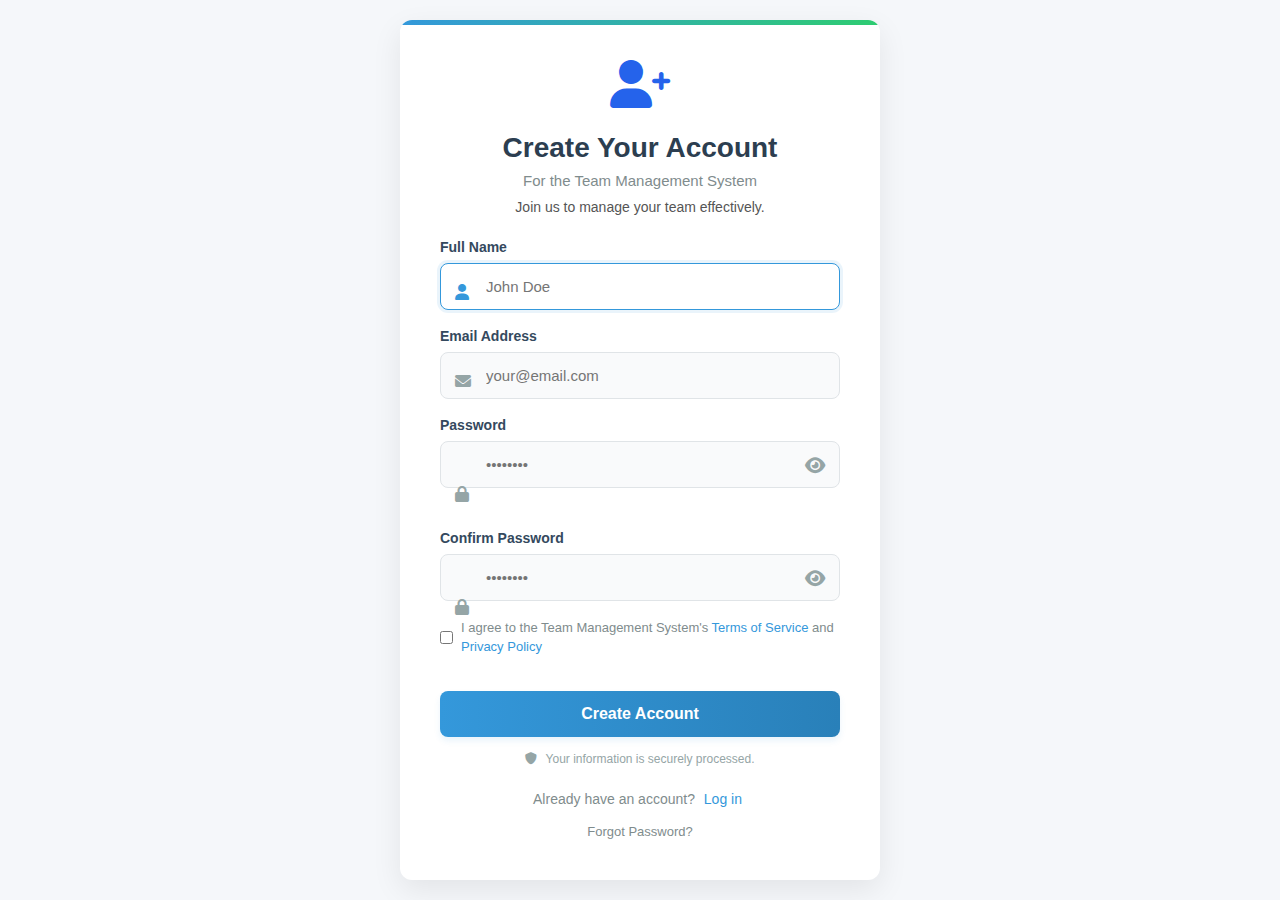
<file: signup.html>
<!DOCTYPE html>
<html lang="en">
<head>
    <meta charset="UTF-8">
    <meta name="viewport" content="width=device-width, initial-scale=1.0">
    <title>Sign Up - Team Management System</title>
    <!-- Add Font Awesome CDN for icons -->
    <link rel="stylesheet" href="https://cdnjs.cloudflare.com/ajax/libs/font-awesome/6.0.0-beta3/css/all.min.css">
    <!-- Favicon links -->
    <link rel="icon" type="image/png" sizes="32x32" href="https://img.icons8.com/fluency/48/000000/group-task.png">
    <link rel="icon" type="image/png" sizes="16x16" href="https://img.icons8.com/fluency/32/000000/group-task.png">
    <link rel="apple-touch-icon" sizes="180x180" href="https://img.icons8.com/fluency/180/000000/group-task.png">
    <style>
        /* --- Base & Variable Styles (Keep As Is) --- */
        :root {
            --primary: #2563eb; /* Using primary blue from login page */
            --primary-dark: #1e3a8a;
            --secondary: #2ecc71; /* Using green from signup gradient */
            --dark: #2c3e50; /* Dark text color */
            --light: #f5f7fa; /* Background */
            --gray: #7f8c8d; /* Gray text */
            --light-gray: #e0e4e7; /* Border */
        }
        * { margin: 0; padding: 0; box-sizing: border-box; font-family: 'Segoe UI', Tahoma, Geneva, Verdana, sans-serif; }
        body { background-color: var(--light); display: flex; justify-content: center; align-items: center; min-height: 100vh; padding: 20px; color: var(--dark);}

        /* --- Signup Container --- */
        .signup-container {
            width: 100%;
            max-width: 480px;
            background: #ffffff;
            border-radius: 12px;
            box-shadow: 0 10px 30px rgba(0, 0, 0, 0.08);
            padding: 40px;
            animation: fadeIn 0.5s ease-in-out;
            position: relative;
            overflow: hidden;
        }
        .signup-container::before { content: ''; position: absolute; top: 0; left: 0; width: 100%; height: 5px; background: linear-gradient(90deg, #3498db, #2ecc71); }
        @keyframes fadeIn { from { opacity: 0; transform: translateY(-20px); } to { opacity: 1; transform: translateY(0); } }

        /* --- NEW: Auth Icon Container (Same as login) --- */
        .auth-icon-container {
            text-align: center;
            margin-bottom: 1.5rem; /* Space below icon */
        }
        .auth-main-icon {
            font-size: 3rem;
            color: var(--primary); /* Use primary blue color */
        }
        /* --- END NEW --- */

        .signup-header { text-align: center; margin-bottom: 1.5rem; /* Reduced margin */ }
        .signup-header h2 { color: var(--dark); font-size: 28px; font-weight: 700; margin-bottom: 8px; }
        .signup-header p { color: var(--gray); font-size: 15px; margin-bottom: 5px; }
        .signup-header .benefit-text { color: #555; font-size: 14px; margin-top: 10px; }

        /* --- Form Styles (Keep As Is) --- */
        .input-group { margin-bottom: 18px; position: relative; }
        .input-group label { display: block; margin-bottom: 8px; font-weight: 600; color: #34495e; font-size: 14px; }
        .input-group .input-icon { position: absolute; left: 15px; top: 45px; color: #95a5a6; font-size: 16px; pointer-events: none; }
        .input-group input { width: 100%; padding: 14px 15px 14px 45px; border: 1px solid var(--light-gray); border-radius: 8px; font-size: 15px; transition: all 0.3s; background-color: #f9fafb; }
        .input-group input:focus { border-color: #3498db; outline: none; box-shadow: 0 0 0 3px rgba(52, 152, 219, 0.1); background-color: #fff; }
        .input-group input:focus + .input-icon { color: #3498db; }
        .password-wrapper { position: relative; }
        .password-toggle-icon { position: absolute; right: 15px; top: 50%; transform: translateY(-50%); color: #95a5a6; cursor: pointer; font-size: 18px; transition: color 0.3s; }
        .password-toggle-icon:hover { color: #3498db; }
        .input-group input[type="password"] { padding-right: 45px; }
        .input-group .input-icon.password-field-icon { top: 45px; /* Keep adjustment */ }
        .signup-button { width: 100%; padding: 14px; background: linear-gradient(90deg, #3498db, #2980b9); color: white; border: none; border-radius: 8px; font-size: 16px; font-weight: 600; cursor: pointer; transition: all 0.3s; margin-top: 15px; box-shadow: 0 4px 6px rgba(52, 152, 219, 0.1); }
        .signup-button:hover { background: linear-gradient(90deg, #2980b9, #3498db); box-shadow: 0 6px 8px rgba(52, 152, 219, 0.15); transform: translateY(-1px); }
        .signup-button:active { transform: translateY(0); }

        /* --- Links & Messages (Keep As Is) --- */
        .login-link { text-align: center; margin-top: 25px; font-size: 14px; color: var(--gray); }
        .login-link a { color: #3498db; text-decoration: none; margin: 0 5px; transition: color 0.3s; font-weight: 500; }
        .login-link a:hover { color: var(--dark); text-decoration: underline; }
        .extra-links { text-align: center; margin-top: 15px; }
        .extra-links a { font-size: 13px; color: var(--gray); text-decoration: none; margin: 0 8px; transition: color 0.3s; }
        .extra-links a:hover { color: #3498db; text-decoration: underline; }
        .error-message { color: #e74c3c; font-size: 13px; margin-top: 6px; display: none; font-weight: 500; }
        .success-message { color: #27ae60; font-size: 13px; margin-top: 8px; display: none; font-weight: 500; }
        .password-strength { margin-top: 8px; font-size: 13px; color: var(--gray); height: 16px; }
        .strength-weak { color: #e74c3c; }
        .strength-medium { color: #f39c12; }
        .strength-strong { color: #27ae60; }
        .terms { display: flex; align-items: center; margin-bottom: 20px; font-size: 13px; color: var(--gray); line-height: 1.4; }
        .terms input { margin-right: 8px; flex-shrink: 0; cursor: pointer; }
        .terms label { cursor: pointer; }
        .terms a { color: #3498db; text-decoration: none; transition: color 0.3s; }
        .terms a:hover { text-decoration: underline; }
        .security-note { text-align: center; font-size: 12px; color: #95a5a6; margin-top: 15px; }
        .security-note i { margin-right: 5px; }

        /* --- Modals (Keep As Is) --- */
        .modal { display: none; position: fixed; z-index: 1000; left: 0; top: 0; width: 100%; height: 100%; background-color: rgba(0, 0, 0, 0.5); overflow-y: auto; }
        .modal-content { background-color: #fff; margin: 5% auto; padding: 30px; border-radius: 8px; box-shadow: 0 5px 15px rgba(0, 0, 0, 0.2); width: 90%; max-width: 700px; max-height: 80vh; overflow-y: auto; }
        .modal-header { display: flex; justify-content: space-between; align-items: center; margin-bottom: 20px; padding-bottom: 15px; border-bottom: 1px solid #eee; }
        .modal-header h2 { color: var(--dark); font-size: 24px; }
        .close { color: #aaa; font-size: 28px; font-weight: bold; cursor: pointer; }
        .close:hover { color: #333; }
        .modal-body { line-height: 1.6; color: #34495e; }
        .modal-body h3 { margin-top: 20px; color: var(--dark); font-size: 18px; }
        .modal-body p { margin-bottom: 15px; }
        .modal-body ul { margin-bottom: 15px; padding-left: 20px; }

        /* --- Responsive (Keep As Is) --- */
        @media (max-width: 500px) {
            .signup-container { padding: 30px 25px; max-width: 95%; }
            .signup-header h2 { font-size: 24px; }
            .input-group input { padding: 12px 15px 12px 40px; }
            .input-group input[type="password"] { padding-right: 40px; }
            .input-group .input-icon { top: 43px; font-size: 15px; }
            .input-group .input-icon.password-field-icon { top: 43px; }
            .password-toggle-icon { font-size: 17px; right: 12px; }
        }
    </style>
</head>
<body>
    <div class="signup-container">
        <!-- Icon Added Here -->
        <div class="auth-icon-container">
             <!-- Same icon options as login page -->
             <i class="fas fa-user-plus auth-main-icon" aria-hidden="true"></i> <!-- Example: User Add -->
             <!-- <i class="fas fa-users-cog auth-main-icon" aria-hidden="true"></i> -->
             <!-- <i class="fas fa-briefcase auth-main-icon" aria-hidden="true"></i> -->
        </div>
        <!-- End Icon -->

        <div class="signup-header">
            <h2>Create Your Account</h2>
            <p>For the Team Management System</p>
            <p class="benefit-text">Join us to manage your team effectively.</p>
        </div>

        <form id="signupForm">
            <!-- Name Input -->
            <div class="input-group">
                <label for="name">Full Name</label>
                <input type="text" id="name" name="name" required placeholder="John Doe">
                <i class="fas fa-user input-icon"></i>
            </div>

            <!-- Email Input -->
            <div class="input-group">
                <label for="email">Email Address</label>
                <input type="email" id="email" name="email" required placeholder="your@email.com">
                <i class="fas fa-envelope input-icon"></i>
                <div id="emailError" class="error-message">Please enter a valid email address</div>
            </div>

            <!-- Password Input -->
            <div class="input-group">
                <label for="password">Password</label>
                <div class="password-wrapper">
                    <input type="password" id="password" name="password" minlength="6" required placeholder="••••••••">
                    <i class="fas fa-lock input-icon password-field-icon"></i>
                    <i class="fas fa-eye password-toggle-icon" id="togglePassword"></i>
                </div>
                <div class="password-strength" id="passwordStrength"></div>
                <div id="passwordError" class="error-message">Password must be at least 6 characters</div>
            </div>

            <!-- Confirm Password Input -->
            <div class="input-group">
                <label for="confirmPassword">Confirm Password</label>
                 <div class="password-wrapper">
                    <input type="password" id="confirmPassword" name="confirmPassword" required placeholder="••••••••">
                    <i class="fas fa-lock input-icon password-field-icon"></i>
                    <i class="fas fa-eye password-toggle-icon" id="toggleConfirmPassword"></i>
                </div>
                <div id="confirmError" class="error-message">Passwords don't match</div>
            </div>

            <!-- Terms Checkbox -->
            <div class="terms">
                <input type="checkbox" id="terms" name="terms" required>
                <label for="terms">I agree to the Team Management System's <a href="#" id="termsLink">Terms of Service</a> and <a href="#" id="privacyLink">Privacy Policy</a></label>
            </div>

            <!-- Messages -->
            <div id="signupError" class="error-message">Email already registered or another error occurred.</div>
            <div id="signupSuccess" class="success-message">Registration successful! Redirecting...</div>

            <!-- Submit Button -->
            <button type="submit" class="signup-button">Create Account</button>

            <!-- Security Note -->
            <div class="security-note">
               <i class="fas fa-shield-alt"></i> Your information is securely processed.
            </div>
        </form>

        <!-- Login/Extra Links -->
        <div class="login-link">
            Already have an account? <a href="login.html">Log in</a>
        </div>
        <div class="extra-links">
            <a href="forgot-password.html">Forgot Password?</a>
        </div>
    </div>

    <!-- Terms of Service Modal -->
    <div id="termsModal" class="modal">
        <div class="modal-content">
            <div class="modal-header">
                <h2>Team Management System - Terms of Service</h2>
                <span class="close">×</span>
            </div>
            <div class="modal-body">
                 <!-- Placeholder Content -->
                <h3>1. Acceptance of Terms</h3><p>...</p><h3>2. Description of Service</h3><p>...</p><h3>3. User Obligations</h3><p>...</p><h3>4. Intellectual Property</h3><p>...</p><h3>5. Payment and Subscriptions</h3><p>...</p><h3>6. Termination</h3><p>...</p><h3>7. Limitation of Liability</h3><p>...</p><h3>8. Changes to Terms</h3><p>...</p>
            </div>
        </div>
    </div>

    <!-- Privacy Policy Modal -->
    <div id="privacyModal" class="modal">
         <div class="modal-content">
            <div class="modal-header">
                <h2>Team Management System - Privacy Policy</h2>
                <span class="close">×</span>
            </div>
            <div class="modal-body">
                 <!-- Placeholder Content -->
                <h3>1. Information We Collect</h3><p>...</p><h3>2. How We Use Your Information</h3><p>...</p><h3>3. Information Sharing</h3><p>...</p><h3>4. Data Security</h3><p>...</p><h3>5. Your Rights</h3><p>...</p><h3>6. Cookies and Tracking Technologies</h3><p>...</p><h3>7. Data Retention</h3><p>...</p><h3>8. Changes to This Policy</h3><p>...</p>
            </div>
        </div>
    </div>

    <script>
        // JavaScript code remains the same
        document.addEventListener('DOMContentLoaded', function() {
            const signupForm = document.getElementById('signupForm');
            const nameInput = document.getElementById('name');
            const emailInput = document.getElementById('email');
            const passwordInput = document.getElementById('password');
            const confirmInput = document.getElementById('confirmPassword');
            const termsCheckbox = document.getElementById('terms');
            const emailError = document.getElementById('emailError');
            const passwordError = document.getElementById('passwordError');
            const confirmError = document.getElementById('confirmError');
            const signupError = document.getElementById('signupError');
            const signupSuccess = document.getElementById('signupSuccess');
            const passwordStrength = document.getElementById('passwordStrength');

            const togglePassword = document.getElementById('togglePassword');
            const toggleConfirmPassword = document.getElementById('toggleConfirmPassword');

            const termsModal = document.getElementById('termsModal');
            const privacyModal = document.getElementById('privacyModal');
            const termsLink = document.getElementById('termsLink');
            const privacyLink = document.getElementById('privacyLink');
            const closeButtons = document.getElementsByClassName('close');

            // --- Modal Handling ---
            termsLink.addEventListener('click', function(e) { e.preventDefault(); termsModal.style.display = 'block'; });
            privacyLink.addEventListener('click', function(e) { e.preventDefault(); privacyModal.style.display = 'block'; });
            for (let i = 0; i < closeButtons.length; i++) {
                closeButtons[i].addEventListener('click', function() {
                    const modal = this.closest('.modal');
                    if (modal) modal.style.display = 'none';
                });
            }
            window.addEventListener('click', function(event) {
                if (event.target == termsModal) termsModal.style.display = 'none';
                if (event.target == privacyModal) privacyModal.style.display = 'none';
            });

            // --- Password Toggle Functionality ---
            function addPasswordToggle(toggleElement, passwordElement) {
                if (toggleElement && passwordElement) {
                    toggleElement.addEventListener('click', function () {
                        const type = passwordElement.getAttribute('type') === 'password' ? 'text' : 'password';
                        passwordElement.setAttribute('type', type);
                        this.classList.toggle('fa-eye-slash');
                        this.classList.toggle('fa-eye');
                    });
                }
            }
            addPasswordToggle(togglePassword, passwordInput);
            addPasswordToggle(toggleConfirmPassword, confirmInput);


            // --- Password Strength Indicator ---
            passwordInput.addEventListener('input', function() {
                const password = this.value;
                let strength = 0;
                let strengthText = '';
                let strengthClass = '';

                if (password.length > 0) {
                     if (password.length >= 6) strength++;
                     if (password.length >= 8) strength++;
                     if (/[A-Z]/.test(password)) strength++;
                     if (/[0-9]/.test(password)) strength++;
                     if (/[^A-Za-z0-9]/.test(password)) strength++;

                     if (password.length < 6) {
                        strengthText = 'Too short';
                        strengthClass = 'strength-weak';
                    } else if (strength <= 2) {
                        strengthText = 'Weak';
                        strengthClass = 'strength-weak';
                    } else if (strength <= 4) {
                        strengthText = 'Medium';
                        strengthClass = 'strength-medium';
                    } else {
                        strengthText = 'Strong';
                        strengthClass = 'strength-strong';
                    }
                 }

                passwordStrength.textContent = strengthText;
                passwordStrength.className = 'password-strength ' + strengthClass;
            });

            // --- Form Submission Logic ---
            signupForm.addEventListener('submit', function(e) {
                e.preventDefault();

                // Reset messages
                emailError.style.display = 'none';
                passwordError.style.display = 'none';
                confirmError.style.display = 'none';
                signupError.style.display = 'none';
                signupSuccess.style.display = 'none';
                termsCheckbox.parentElement.style.border = 'none';

                // Get values
                const name = nameInput.value.trim();
                const email = emailInput.value.trim().toLowerCase();
                const password = passwordInput.value;
                const confirmPassword = confirmInput.value;
                const termsAgreed = termsCheckbox.checked;

                // Validation
                let isValid = true;

                if (!name) { nameInput.focus(); isValid = false; }
                if (!email || !/^[^\s@]+@[^\s@]+\.[^\s@]+$/.test(email)) { emailError.style.display = 'block'; if (isValid) emailInput.focus(); isValid = false; }
                if (!password || password.length < 6) { passwordError.style.display = 'block'; if (isValid) passwordInput.focus(); isValid = false; }
                if (password !== confirmPassword) { confirmError.style.display = 'block'; if (isValid) confirmInput.focus(); isValid = false; }
                if (!termsAgreed) { termsCheckbox.parentElement.style.border = '1px solid #e74c3c'; if (isValid) termsCheckbox.focus(); isValid = false; }

                if (!isValid) return;

                // --- Mock User Registration ---
                console.warn("SECURITY WARNING: Storing passwords in Local Storage is insecure.");
                try {
                    const users = JSON.parse(localStorage.getItem('users')) || [];
                    const emailExists = users.some(user => user.email === email);

                    if (emailExists) {
                        signupError.textContent = 'This email address is already registered.';
                        signupError.style.display = 'block';
                        emailInput.focus();
                        return;
                    }

                    const newUser = { id: Date.now().toString(), name: name, email: email, password: password, createdAt: new Date().toISOString() };
                    users.push(newUser);
                    localStorage.setItem('users', JSON.stringify(users));

                    signupSuccess.style.display = 'block';
                    signupForm.reset();
                    passwordStrength.textContent = '';
                    passwordStrength.className = 'password-strength';
                    termsCheckbox.parentElement.style.border = 'none';

                    setTimeout(function() {
                         window.location.href = 'login.html?email=' + encodeURIComponent(email);
                    }, 1500);

                } catch (error) {
                    console.error("Error during registration:", error);
                    signupError.textContent = 'An unexpected error occurred. Please try again.';
                    signupError.style.display = 'block';
                }
            });
             // Auto-focus first input
            nameInput.focus();
        });
    </script>
</body>
</html>
</file>
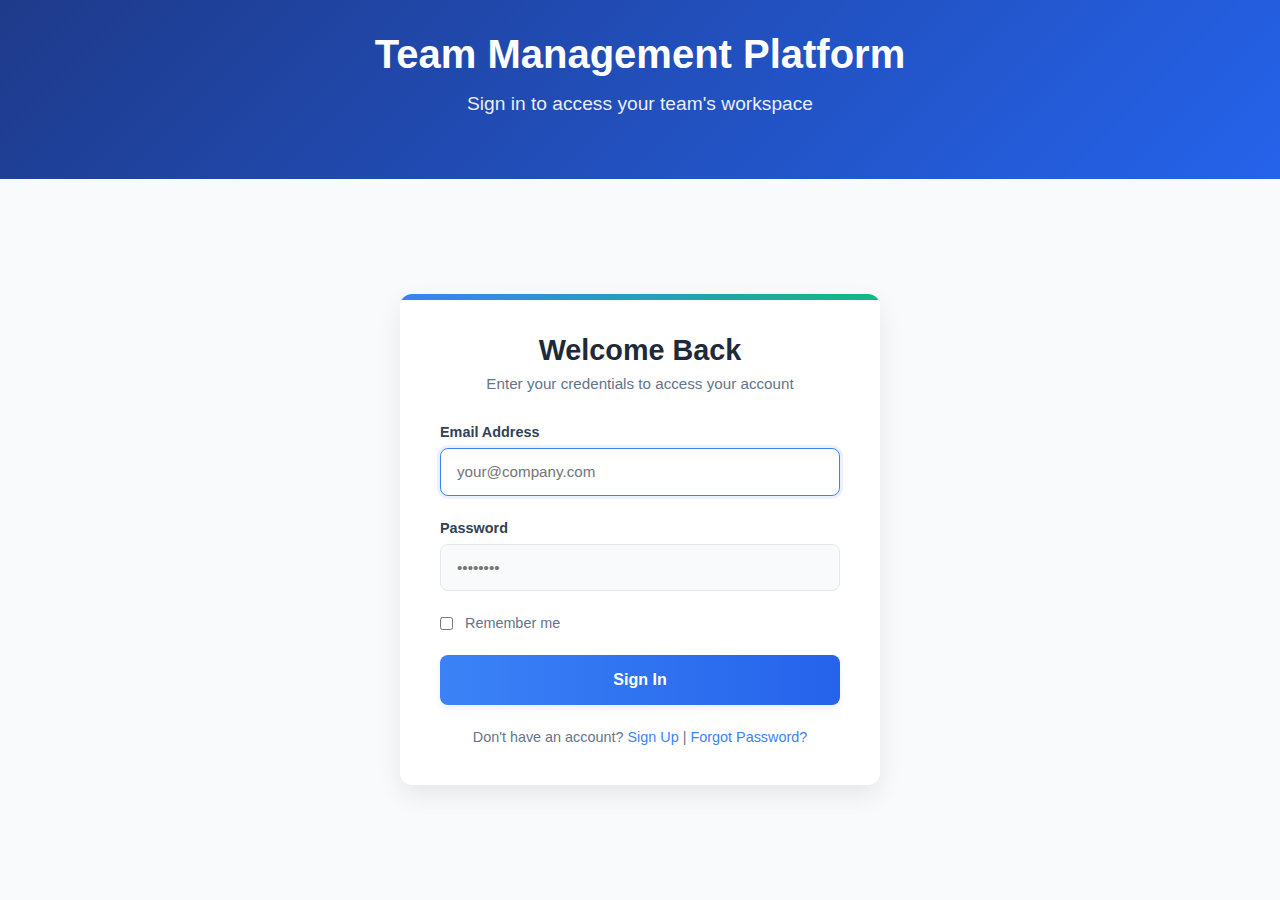
<file: sections/login.html>
<!DOCTYPE html>
<html lang="en">
<head>
    <meta charset="UTF-8">
    <meta name="viewport" content="width=device-width, initial-scale=1.0">
    <title>Login | Team Management Platform</title>
    <style>
        * {
            margin: 0;
            padding: 0;
            box-sizing: border-box;
            font-family: 'Segoe UI', Tahoma, Geneva, Verdana, sans-serif;
        }

        body {
            background-color: #f8fafc;
            display: flex;
            flex-direction: column;
            min-height: 100vh;
            color: #1e293b;
        }

        /* Header Styles */
        header {
            background: linear-gradient(135deg, #1e3a8a 0%, #2563eb 100%);
            color: white;
            padding: 2rem;
            text-align: center;
            box-shadow: 0 4px 6px rgba(0, 0, 0, 0.1);
        }

        .header-content {
            max-width: 1200px;
            margin: 0 auto;
        }

        h1 {
            font-size: 2.5rem;
            margin-bottom: 1rem;
            font-weight: 700;
        }

        .subtitle {
            font-size: 1.2rem;
            opacity: 0.9;
            margin-bottom: 2rem;
        }

        /* Main Content */
        .main-content {
            flex: 1;
            display: flex;
            justify-content: center;
            align-items: center;
            padding: 2rem;
            background-color: #f8fafc;
        }

        /* Login Container - Professional Style */
        .auth-container {
            width: 100%;
            max-width: 480px;
            background: white;
            border-radius: 12px;
            box-shadow: 0 10px 25px rgba(0, 0, 0, 0.08);
            padding: 2.5rem;
            margin: 2rem;
            position: relative;
            overflow: hidden;
        }

        .auth-container::before {
            content: '';
            position: absolute;
            top: 0;
            left: 0;
            width: 100%;
            height: 6px;
            background: linear-gradient(90deg, #3b82f6, #10b981);
        }

        .auth-header {
            text-align: center;
            margin-bottom: 2rem;
        }

        .auth-header h2 {
            color: #1e293b;
            font-size: 1.8rem;
            font-weight: 700;
            margin-bottom: 0.5rem;
        }

        .auth-header p {
            color: #64748b;
            font-size: 0.95rem;
        }

        .form-group {
            margin-bottom: 1.5rem;
        }

        .form-group label {
            display: block;
            margin-bottom: 0.5rem;
            font-weight: 600;
            color: #334155;
            font-size: 0.9rem;
        }

        .form-control {
            width: 100%;
            padding: 0.9rem 1rem;
            border: 1px solid #e2e8f0;
            border-radius: 8px;
            font-size: 0.95rem;
            transition: all 0.3s;
            background-color: #f8fafc;
        }

        .form-control:focus {
            border-color: #3b82f6;
            outline: none;
            box-shadow: 0 0 0 3px rgba(59, 130, 246, 0.1);
            background-color: white;
        }

        .remember-me {
            display: flex;
            align-items: center;
            margin-bottom: 1.5rem;
        }

        .remember-me input {
            margin-right: 0.75rem;
        }

        .remember-me label {
            font-size: 0.9rem;
            color: #64748b;
        }

        .auth-btn {
            width: 100%;
            padding: 1rem;
            background: linear-gradient(90deg, #3b82f6, #2563eb);
            color: white;
            border: none;
            border-radius: 8px;
            font-size: 1rem;
            font-weight: 600;
            cursor: pointer;
            transition: all 0.3s;
            box-shadow: 0 4px 6px rgba(59, 130, 246, 0.1);
        }

        .auth-btn:hover {
            background: linear-gradient(90deg, #2563eb, #3b82f6);
            box-shadow: 0 6px 12px rgba(59, 130, 246, 0.15);
            transform: translateY(-1px);
        }

        .auth-footer {
            text-align: center;
            margin-top: 1.5rem;
            font-size: 0.9rem;
            color: #64748b;
        }

        .auth-footer a {
            color: #3b82f6;
            text-decoration: none;
            font-weight: 500;
            transition: color 0.3s;
        }

        .auth-footer a:hover {
            color: #2563eb;
            text-decoration: underline;
        }

        /* Validation Messages */
        .validation-message {
            font-size: 0.75rem;
            margin-top: 0.25rem;
            display: none;
        }

        .error-message {
            color: #ef4444;
        }

        .success-message {
            color: #10b981;
        }

        .loading {
            display: none;
            text-align: center;
            margin-top: 1rem;
        }

        .loading-spinner {
            border: 3px solid rgba(59, 130, 246, 0.1);
            border-top: 3px solid #3b82f6;
            border-radius: 50%;
            width: 20px;
            height: 20px;
            animation: spin 1s linear infinite;
            display: inline-block;
            vertical-align: middle;
            margin-right: 8px;
        }

        @keyframes spin {
            0% { transform: rotate(0deg); }
            100% { transform: rotate(360deg); }
        }

        /* Responsive Design */
        @media (max-width: 768px) {
            .auth-container {
                padding: 1.5rem;
                margin: 1rem;
            }
            
            h1 {
                font-size: 2rem;
            }
        }

        /* Animation */
        @keyframes fadeIn {
            from { opacity: 0; transform: translateY(20px); }
            to { opacity: 1; transform: translateY(0); }
        }

        .auth-container {
            animation: fadeIn 0.5s ease-out;
        }
    </style>
</head>
<body>
    <header>
        <div class="header-content">
            <h1>Team Management Platform</h1>
            <p class="subtitle">Sign in to access your team's workspace</p>
        </div>
    </header>

    <main class="main-content">
        <div class="auth-container">
            <div class="auth-header">
                <h2>Welcome Back</h2>
                <p>Enter your credentials to access your account</p>
            </div>

            <form id="loginForm">
                <div class="form-group">
                    <label for="email">Email Address</label>
                    <input type="email" id="email" class="form-control" placeholder="your@company.com" required>
                    <div id="emailError" class="validation-message error-message">Please enter a valid email address</div>
                </div>

                <div class="form-group">
                    <label for="password">Password</label>
                    <input type="password" id="password" class="form-control" placeholder="••••••••" required minlength="6">
                    <div id="passwordError" class="validation-message error-message">Please enter your password</div>
                    <div id="loginSuccess" class="validation-message success-message">Login successful! Redirecting...</div>
                </div>

                <div class="remember-me">
                    <input type="checkbox" id="rememberMe">
                    <label for="rememberMe">Remember me</label>
                </div>

                <button type="submit" class="auth-btn" id="loginBtn">Sign In</button>

                <div class="loading" id="loading">
                    <div class="loading-spinner"></div>
                    <span>Authenticating...</span>
                </div>
            </form>

            <div class="auth-footer">
                <p>Don't have an account? <a href="signup.html">Sign Up</a> | <a href="#" id="forgotPassword">Forgot Password?</a></p>
            </div>
        </div>
    </main>

    <script>
        document.addEventListener('DOMContentLoaded', function() {
            const loginForm = document.getElementById('loginForm');
            const emailInput = document.getElementById('email');
            const passwordInput = document.getElementById('password');
            const rememberMe = document.getElementById('rememberMe');
            const loginBtn = document.getElementById('loginBtn');
            const loading = document.getElementById('loading');
            const emailError = document.getElementById('emailError');
            const passwordError = document.getElementById('passwordError');
            const loginSuccess = document.getElementById('loginSuccess');
            const forgotPasswordLink = document.getElementById('forgotPassword');

            // Check if there's a remembered email
            if (localStorage.getItem('rememberedEmail')) {
                emailInput.value = localStorage.getItem('rememberedEmail');
                rememberMe.checked = true;
            }

            // Check if redirected from signup with email
            const urlParams = new URLSearchParams(window.location.search);
            const signupEmail = urlParams.get('email');
            if (signupEmail) {
                emailInput.value = signupEmail;
                passwordInput.focus();
            } else if (emailInput.value === '') {
                emailInput.focus();
            }

            // Form submission
            loginForm.addEventListener('submit', function(e) {
                e.preventDefault();
                
                // Reset messages
                emailError.style.display = 'none';
                passwordError.style.display = 'none';
                loginSuccess.style.display = 'none';
                
                // Get values
                const email = emailInput.value.trim();
                const password = passwordInput.value;
                
                // Validate email
                if (!email || !/^[^\s@]+@[^\s@]+\.[^\s@]+$/.test(email)) {
                    emailError.style.display = 'block';
                    emailInput.focus();
                    return;
                }
                
                // Validate password
                if (!password || password.length < 6) {
                    passwordError.textContent = 'Password must be at least 6 characters';
                    passwordError.style.display = 'block';
                    passwordInput.focus();
                    return;
                }
                
                // Show loading
                loading.style.display = 'block';
                loginBtn.disabled = true;
                
                // Simulate API call
                setTimeout(function() {
                    authenticateUser(email, password);
                }, 800);
            });
            
            function authenticateUser(email, password) {
                // Get users from localStorage (from signup page)
                const users = JSON.parse(localStorage.getItem('users')) || [];
                
                // Find user
                const user = users.find(u => u.email.toLowerCase() === email.toLowerCase() && u.password === password);
                
                if (user) {
                    // Login success
                    loginSuccess.style.display = 'block';
                    
                    // Remember email if checkbox is checked
                    if (rememberMe.checked) {
                        localStorage.setItem('rememberedEmail', email);
                    } else {
                        localStorage.removeItem('rememberedEmail');
                    }
                    
                    // Store user session
                    localStorage.setItem('currentUser', JSON.stringify(user));
                    localStorage.setItem('isLoggedIn', 'true');
                    
                    // Redirect to dashboard after delay
                    setTimeout(function() {
                        window.location.href = 'dashboard.html';
                    }, 1000);
                } else {
                    // Login failed
                    passwordError.textContent = 'Invalid email or password';
                    passwordError.style.display = 'block';
                    passwordInput.focus();
                }
                
                // Hide loading
                loading.style.display = 'none';
                loginBtn.disabled = false;
            }
            
            // Forgot password functionality
            forgotPasswordLink.addEventListener('click', function(e) {
                e.preventDefault();
                const email = emailInput.value.trim();
                
                if (email && /^[^\s@]+@[^\s@]+\.[^\s@]+$/.test(email)) {
                    alert(`Password reset instructions will be sent to ${email}`);
                } else {
                    alert('Please enter your email address first');
                    emailInput.focus();
                }
            });
        });
    </script>
</body>
</html>
</file>
<file: dashboard.css>
/* dashboard.css */

:root {
    --primary: #2563eb;
    --primary-dark: #1e3a8a;
    --primary-light: #dbeafe;
    --secondary: #10b981;
    --danger: #ef4444;
    --warning: #f59e0b;
    --dark: #1e293b;
    --light: #f8fafc;
    --gray: #64748b;
    --light-gray: #e2e8f0;
    --white: #ffffff;
    --sidebar-width: 280px;
    --sidebar-bg: #1e3a8a; /* Primary Dark */
    --sidebar-text: rgba(255,255,255,0.9);
    --sidebar-hover: rgba(255,255,255,0.1);
    --sidebar-active: rgba(255,255,255,0.2);
    --sidebar-divider: rgba(255,255,255,0.1);
    --success: #10b981; /* Secondary */
    --team-manager: #ef4444; /* Danger */

    /* Layout Density Variables */
    --compact-padding: 0.5rem;
    --normal-padding: 1rem;
    --spacious-padding: 1.5rem;
}

* {
    margin: 0;
    padding: 0;
    box-sizing: border-box;
    font-family: 'Segoe UI', Tahoma, Geneva, Verdana, sans-serif;
}

body {
    background-color: var(--primary-light);
    color: var(--dark);
    display: flex;
    min-height: 100vh;
    transition: background-color 0.3s ease, color 0.3s ease;
}

.sidebar {
    width: var(--sidebar-width);
    background-color: var(--sidebar-bg);
    height: 100vh;
    position: fixed;
    top: 0;
    left: 0;
    overflow-y: auto;
    transition: all 0.3s;
    z-index: 100;
    display: flex;
    flex-direction: column;
}

.sidebar-header {
    padding: 1.5rem;
    border-bottom: 1px solid var(--sidebar-divider);
    display: flex;
    align-items: center;
    justify-content: space-between; /* Changed from center */
}

.logo {
    font-size: 1.25rem;
    font-weight: 700;
    color: var(--white);
    display: flex;
    align-items: center;
    gap: 0.75rem;
}

.logo-icon {
    color: var(--white); /* Changed from primary */
    font-size: 1.5rem;
}

.sidebar-menu {
    padding: 1rem 0;
    flex-grow: 1;
    overflow-y: auto;
}

.menu-title {
    padding: 0.75rem 1.5rem;
    font-size: 0.75rem;
    font-weight: 600;
    text-transform: uppercase;
    color: rgba(255,255,255,0.6);
    letter-spacing: 0.5px;
}

/* Style buttons like the original links */
.menu-item {
    display: flex;
    align-items: center;
    padding: 0.75rem 1.5rem;
    color: var(--sidebar-text);
    text-decoration: none;
    transition: all 0.2s;
    border-left: 3px solid transparent;
    margin: 0.25rem 0;
    background: none; /* Ensure button background is transparent */
    border: none; /* Remove default button border */
    width: 100%; /* Make button take full width */
    text-align: left; /* Align text left */
    cursor: pointer; /* Add pointer cursor */
    font-size: 1rem; /* Match original font size if needed */
}

.menu-item:hover {
    background-color: var(--sidebar-hover);
    color: var(--white);
}

.menu-item.active {
    background-color: var(--sidebar-active);
    color: var(--white);
    border-left-color: var(--white);
    font-weight: 600; /* Make active item bold */
}

.menu-item i {
    margin-right: 0.75rem;
    font-size: 1.1rem;
    width: 24px;
    text-align: center;
    color: inherit; /* Inherit color from parent */
}

.menu-divider {
    height: 1px;
    background-color: var(--sidebar-divider);
    margin: 1rem 1.5rem;
}

.main-content {
    flex: 1;
    margin-left: var(--sidebar-width);
    transition: margin-left 0.3s; /* Updated transition */
}

.top-nav {
    background-color: var(--white);
    padding: var(--normal-padding) 2rem; /* Use density variable */
    display: flex;
    justify-content: space-between;
    align-items: center;
    border-bottom: 1px solid var(--light-gray);
    position: sticky;
    top: 0;
    z-index: 90;
    transition: padding 0.3s ease, background-color 0.3s ease, border-color 0.3s ease;
}

/* Density Adjustments */
body.compact .top-nav { padding: var(--compact-padding) 1rem; }
body.spacious .top-nav { padding: var(--spacious-padding) 2rem; }


.search-bar {
    position: relative;
    width: 400px; /* Adjust as needed */
}

.search-bar input {
    width: 100%;
    padding: 0.75rem 1rem 0.75rem 2.5rem; /* Padding for icon */
    border: 1px solid var(--light-gray);
    border-radius: 6px;
    font-size: 0.9rem;
    transition: all 0.2s;
    background-color: var(--white); /* Theme support */
    color: var(--dark); /* Theme support */
}

.search-bar input:focus {
    outline: none;
    border-color: var(--primary);
    box-shadow: 0 0 0 3px rgba(37, 99, 235, 0.1);
}

.search-icon {
    position: absolute;
    left: 1rem;
    top: 50%;
    transform: translateY(-50%);
    color: var(--gray);
}

.search-results {
    position: absolute;
    top: 100%;
    left: 0;
    width: 100%;
    background-color: var(--white); /* Theme support */
    border: 1px solid var(--light-gray); /* Theme support */
    border-radius: 0 0 6px 6px;
    box-shadow: 0 4px 6px rgba(0, 0, 0, 0.1);
    z-index: 100;
    display: none;
    max-height: 300px;
    overflow-y: auto;
}

.search-results.active {
    display: block;
}

.search-result-item {
    padding: 0.75rem 1rem;
    cursor: pointer;
    transition: background-color 0.2s;
    color: var(--dark); /* Theme support */
}

.search-result-item:hover {
    background-color: var(--primary-light); /* Theme support */
}

.user-menu {
    display: flex;
    align-items: center;
    gap: 1.5rem;
}

.notification-icon {
    position: relative;
    color: var(--gray);
    cursor: pointer;
    font-size: 1.1rem; /* Adjusted size */
}

.notification-badge {
    position: absolute;
    top: -5px;
    right: -5px;
    background-color: var(--danger);
    color: white;
    border-radius: 50%;
    width: 18px;
    height: 18px;
    display: flex;
    align-items: center;
    justify-content: center;
    font-size: 0.65rem;
    font-weight: 600;
}

.user-profile {
    display: flex;
    align-items: center;
    gap: 0.75rem;
    position: relative; /* For dropdown positioning */
}

.user-avatar {
    width: 36px;
    height: 36px;
    border-radius: 50%;
    background-color: var(--primary);
    color: white;
    display: flex;
    align-items: center;
    justify-content: center;
    font-weight: 600;
    cursor: pointer;
    background-size: cover; /* For image avatars */
    background-position: center; /* For image avatars */
}

.user-profile-details {
    display: flex;
    align-items: center;
    cursor: pointer; /* Make clickable */
}

.user-name {
    font-weight: 500;
    color: var(--dark); /* Theme support */
}

.user-status {
    font-size: 0.8rem;
    color: var(--success);
    margin-left: 0.5rem;
    font-weight: 600;
    text-shadow: 0 0 4px rgba(16, 185, 129, 0.4); /* Subtle glow */
}


.user-dropdown {
    position: absolute;
    top: 100%; /* Position below the profile */
    right: 0;
    background-color: var(--white); /* Theme support */
    border: 1px solid var(--light-gray); /* Theme support */
    border-radius: 6px;
    box-shadow: 0 4px 6px rgba(0, 0, 0, 0.1);
    width: 200px;
    z-index: 100;
    display: none; /* Hidden by default */
    margin-top: 0.5rem; /* Add some space */
}

.user-dropdown.active {
    display: block; /* Show when active */
}

/* Style dropdown buttons */
.dropdown-item {
    padding: 0.75rem 1rem;
    display: flex;
    align-items: center;
    gap: 0.75rem;
    color: var(--dark); /* Theme support */
    text-decoration: none;
    transition: background-color 0.2s;
    background: none;
    border: none;
    width: 100%;
    text-align: left;
    cursor: pointer;
    font-size: 0.9rem; /* Adjust size */
}

.dropdown-item:hover {
    background-color: var(--light); /* Theme support */
}

.dropdown-item i {
    width: 20px;
    text-align: center;
    color: var(--gray); /* Icon color */
}


.content-area {
    padding: 2rem;
    min-height: calc(100vh - 70px); /* Adjust based on top-nav height */
    transition: padding 0.3s ease;
}

/* Density Adjustments */
body.compact .content-area { padding: 1rem; }
body.spacious .content-area { padding: 3rem; }

.welcome-section {
    background-color: var(--primary-dark);
    color: var(--white);
    padding: 2rem;
    border-radius: 8px;
    margin-bottom: 2rem;
    box-shadow: 0 4px 6px rgba(0, 0, 0, 0.1);
    transition: padding 0.3s ease, margin-bottom 0.3s ease, background-color 0.3s ease;
}
/* Density Adjustments */
body.compact .welcome-section { padding: 1rem; margin-bottom: 1rem; }
body.spacious .welcome-section { padding: 3rem; margin-bottom: 3rem; }


.welcome-title {
    font-size: 1.5rem;
    font-weight: 700;
    margin-bottom: 0.5rem;
}
body.compact .welcome-title { font-size: 1.25rem; }

.welcome-subtitle {
    font-size: 1rem;
    opacity: 0.9;
    margin-top: 0.25rem;
    margin-bottom: 1.5rem;
    font-weight: 400;
}
body.compact .welcome-subtitle { font-size: 0.9rem; margin-bottom: 1rem;}

.user-info {
    display: flex;
    align-items: center;
    gap: 1.5rem;
    margin-top: 1.5rem;
}
/* Density Adjustments */
body.compact .user-info { flex-direction: column; text-align: center; gap: 1rem; margin-top: 1rem; }

.user-info-avatar {
    width: 80px;
    height: 80px;
    border-radius: 50%;
    background-color: var(--primary-light);
    color: var(--primary);
    display: flex;
    align-items: center;
    justify-content: center;
    font-weight: 600;
    font-size: 1.75rem;
    background-size: cover;
    background-position: center;
    position: relative;
    cursor: default; /* No action */
}
/* Density Adjustments */
body.compact .user-info-avatar { width: 60px; height: 60px; font-size: 1.25rem; }


.user-info-details {
    flex: 1;
}

.user-info-name {
    font-weight: 600;
    font-size: 1.25rem;
    margin-bottom: 0.25rem;
}
/* Density Adjustments */
body.compact .user-info-name { font-size: 1rem; }

.user-info-title {
    opacity: 0.9;
    font-size: 0.9rem;
    margin-bottom: 0.5rem;
    color: var(--light-gray); /* Theme support */
    font-weight: 600; /* Changed */
}
.user-info-title.role-admin {
    color: var(--team-manager); /* Use danger color for admin */
}
/* Density Adjustments */
body.compact .user-info-title { font-size: 0.8rem; }

.user-info-email {
    display: flex;
    align-items: center;
    gap: 0.5rem;
    font-size: 0.9rem;
    opacity: 0.9;
    color: var(--light-gray); /* Theme support */
}
.user-info-email i {
    color: inherit; /* Inherit color */
}


.stats-section {
    display: grid;
    grid-template-columns: repeat(auto-fit, minmax(250px, 1fr));
    gap: 1.5rem;
    margin-bottom: 2rem;
    transition: gap 0.3s ease, margin-bottom 0.3s ease;
}
/* Density Adjustments */
body.compact .stats-section { gap: 1rem; margin-bottom: 1rem; }
body.spacious .stats-section { gap: 2rem; margin-bottom: 3rem; }

.stat-card {
    background-color: var(--white); /* Theme support */
    border-radius: 8px;
    padding: 1.5rem;
    box-shadow: 0 2px 5px rgba(0, 0, 0, 0.08);
    transition: transform 0.2s, box-shadow 0.2s, padding 0.3s ease, background-color 0.3s ease;
    position: relative;
    overflow: hidden; /* For pseudo-element */
}
/* Density Adjustments */
body.compact .stat-card { padding: 1rem; }
body.spacious .stat-card { padding: 2rem; }

.stat-card:hover {
    transform: translateY(-4px);
    box-shadow: 0 6px 12px rgba(0, 0, 0, 0.1);
}

/* Decorative top border */
.stat-card::before {
    content: '';
    position: absolute;
    top: 0;
    left: 0;
    width: 100%;
    height: 5px;
    background: linear-gradient(90deg, var(--primary), var(--secondary));
    opacity: 0.9;
}

.stat-title {
    font-size: 0.9rem;
    color: var(--gray);
    margin-bottom: 0.5rem;
    display: flex;
    align-items: center;
    gap: 0.5rem;
}
/* Density Adjustments */
body.compact .stat-title { font-size: 0.8rem; }

.stat-title i {
    color: var(--primary); /* Icon color */
}

.stat-value {
    font-size: 1.75rem;
    font-weight: 700;
    color: var(--primary-dark); /* Darker color for value */
    display: flex;
    align-items: center;
    justify-content: space-between; /* Push trend to the right */
}
/* Density Adjustments */
body.compact .stat-value { font-size: 1.5rem; }


.stat-trend {
    display: flex;
    align-items: center;
    font-size: 0.9rem;
    font-weight: 500;
}
/* Density Adjustments */
body.compact .stat-trend { font-size: 0.8rem; }

.trend-up { color: var(--secondary); }
.trend-down { color: var(--danger); }
.trend-neutral { color: var(--gray); }
.stat-trend i { margin-right: 0.25rem; } /* Space between icon and text */


.activity-section {
    background-color: var(--white); /* Theme support */
    border-radius: 8px;
    box-shadow: 0 1px 3px rgba(0, 0, 0, 0.1);
    padding: 1.5rem;
    transition: padding 0.3s ease, background-color 0.3s ease;
}
/* Density Adjustments */
body.compact .activity-section { padding: 1rem; }
body.spacious .activity-section { padding: 2rem; }

.section-header {
    display: flex;
    justify-content: space-between;
    align-items: center;
    margin-bottom: 1.5rem;
    transition: margin-bottom 0.3s ease;
    flex-wrap: wrap; /* Allow wrapping on small screens */
    gap: 0.5rem;
}
/* Density Adjustments */
body.compact .section-header { margin-bottom: 1rem; }
body.spacious .section-header { margin-bottom: 2rem; }


.section-title {
    font-size: 1.25rem;
    font-weight: 600;
    color: var(--dark); /* Theme support */
    display: flex; /* To align badge */
    align-items: center; /* To align badge */
}
/* Density Adjustments */
body.compact .section-title { font-size: 1.1rem; }


.live-badge {
    display: inline-flex;
    align-items: center;
    background-color: var(--danger);
    color: white;
    padding: 0.25rem 0.5rem;
    border-radius: 4px;
    font-size: 0.75rem;
    font-weight: 600;
    margin-left: 0.5rem;
    animation: pulse 2s infinite;
}

@keyframes pulse {
    0% { transform: scale(1); opacity: 1; }
    50% { transform: scale(1.05); opacity: 0.8; }
    100% { transform: scale(1); opacity: 1; }
}

.section-header > div { /* Container for view/delete links */
    display: flex;
    align-items: center;
    gap: 1rem;
}

.view-all, .delete-all {
    font-weight: 500;
    cursor: pointer;
    transition: color 0.2s, background-color 0.2s;
    padding: 0.5rem; /* Add padding for easier clicking */
    border-radius: 4px;
    font-size: 0.9rem;
}

.view-all { color: var(--primary); }
.view-all:hover { color: var(--primary-dark); text-decoration: underline; background-color: var(--primary-light); }

.delete-all { color: var(--danger); }
.delete-all:hover { color: #dc2626; text-decoration: underline; background-color: rgba(239, 68, 68, 0.1); }


.activity-list {
    list-style: none;
}

.activity-item {
    display: flex;
    padding: 1rem 0;
    border-bottom: 1px solid var(--light-gray); /* Theme support */
    align-items: center;
    transition: background-color 0.3s, padding 0.3s ease, border-color 0.3s ease;
}
/* Density Adjustments */
body.compact .activity-item { padding: 0.75rem 0; }
body.spacious .activity-item { padding: 1.25rem 0; }


.activity-item:last-child {
    border-bottom: none;
}

/* Highlight for new activity */
.activity-item.new-activity {
    background-color: rgba(37, 99, 235, 0.08); /* Light blue highlight */
    animation: highlightNewActivity 2.5s ease-out forwards;
}

@keyframes highlightNewActivity {
    0% { background-color: rgba(37, 99, 235, 0.15); }
    100% { background-color: transparent; }
}

.activity-icon {
    width: 40px;
    height: 40px;
    border-radius: 50%;
    background-color: rgba(37, 99, 235, 0.1); /* Light primary background */
    color: var(--primary);
    display: flex;
    align-items: center;
    justify-content: center;
    margin-right: 1rem;
    flex-shrink: 0; /* Prevent shrinking */
    transition: width 0.3s, height 0.3s, margin-right 0.3s, font-size 0.3s;
}
/* Density Adjustments */
body.compact .activity-icon { width: 32px; height: 32px; margin-right: 0.75rem; font-size: 0.9rem; }

.activity-content {
    flex: 1;
}

.activity-message {
    margin-bottom: 0.25rem;
    color: var(--dark); /* Theme support */
    line-height: 1.4; /* Improve readability */
}
/* Density Adjustments */
body.compact .activity-message { font-size: 0.9rem; }


.activity-time {
    font-size: 0.8rem;
    color: var(--gray);
}
/* Density Adjustments */
body.compact .activity-time { font-size: 0.7rem; }


.activity-actions {
    display: flex;
    gap: 0.5rem;
    margin-left: auto; /* Push actions to the right */
    padding-left: 1rem; /* Space from content */
}

.delete-activity {
    color: var(--danger);
    cursor: pointer;
    opacity: 1; /* Visible */
    transition: opacity 0.2s, background-color 0.2s;
    padding: 0.5rem; /* Make clickable area larger */
    border-radius: 4px; /* Match other buttons */
}
.delete-activity:hover {
     background-color: rgba(239, 68, 68, 0.1); /* Subtle hover */
     /* opacity: 1; /* Ensure full opacity on hover */
}

/* Styles for dynamically loaded content sections and static ones like Profile/Settings */
.content-section {
    display: none; /* Hide inactive sections */
    background-color: var(--white); /* Theme support */
    border-radius: 8px;
    box-shadow: 0 1px 3px rgba(0, 0, 0, 0.1);
    padding: 2rem;
    transition: padding 0.3s ease, background-color 0.3s ease;
    animation: fadeInContent 0.4s ease-out; /* Add fade-in */
}

.content-section.active {
    display: block; /* Show active section */
}

@keyframes fadeInContent {
    from { opacity: 0; transform: translateY(10px); }
    to { opacity: 1; transform: translateY(0); }
}

/* Density Adjustments */
body.compact .content-section { padding: 1rem; }
body.spacious .content-section { padding: 3rem; }

/* Headers within content sections */
.section-main-header {
    display: flex;
    justify-content: space-between;
    align-items: center;
    margin-bottom: 2rem;
    transition: margin-bottom 0.3s ease;
}
/* Density Adjustments */
body.compact .section-main-header { margin-bottom: 1.5rem; }
body.spacious .section-main-header { margin-bottom: 3rem; }


.section-main-title {
    font-size: 1.5rem;
    font-weight: 600;
    color: var(--primary-dark); /* Darker title */
}
/* Density Adjustments */
body.compact .section-main-title { font-size: 1.25rem; }


/* Profile Specific Styles */
.profile-header-text {
    margin-bottom: 2rem;
    color: var(--gray);
    font-size: 0.95rem;
    line-height: 1.5;
}

.profile-avatar-section {
    text-align: center;
    margin-bottom: 2rem;
}

#profileAvatarLarge {
    width: 120px;
    height: 120px;
    border-radius: 50%;
    background-color: var(--primary-light);
    color: var(--primary-dark);
    display: inline-flex; /* Center inline */
    align-items: center;
    justify-content: center;
    font-weight: 600;
    font-size: 3rem;
    background-size: cover;
    background-position: center;
    margin-bottom: 1rem;
    border: 3px solid var(--white); /* Theme support */
    box-shadow: 0 2px 4px rgba(0,0,0,0.1);
}

#uploadPhotoButton {
    margin-top: 0.5rem;
}

/* General Form Styles (used in Profile & Settings) */
.data-form {
    display: grid;
    grid-template-columns: 1fr 1fr; /* Two columns by default */
    gap: 1.5rem;
    transition: gap 0.3s ease;
}
/* Density Adjustments */
body.compact .data-form { gap: 1rem; }
body.spacious .data-form { gap: 2rem; }

.form-group {
    margin-bottom: 1rem;
    transition: margin-bottom 0.3s ease;
}
/* Density Adjustments */
body.compact .form-group { margin-bottom: 0.75rem; }
body.spacious .form-group { margin-bottom: 1.5rem; }


.form-group label {
    display: block;
    margin-bottom: 0.5rem;
    font-weight: 500;
    color: var(--dark); /* Theme support */
    transition: margin-bottom 0.3s ease, font-size 0.3s ease;
}
/* Density Adjustments */
body.compact .form-group label { margin-bottom: 0.25rem; font-size: 0.9rem; }


.form-control {
    width: 100%;
    padding: 0.75rem;
    border: 1px solid var(--light-gray); /* Theme support */
    border-radius: 6px;
    font-size: 1rem;
    background-color: var(--white); /* Theme support */
    color: var(--dark); /* Theme support */
    transition: border-color 0.2s, box-shadow 0.2s, padding 0.3s ease, font-size 0.3s ease, background-color 0.3s ease, color 0.3s ease;
}
/* Density Adjustments */
body.compact .form-control { padding: 0.5rem; font-size: 0.9rem; }
body.spacious .form-control { padding: 1rem; }


.form-control:focus {
    outline: none;
    border-color: var(--primary);
    box-shadow: 0 0 0 3px rgba(37, 99, 235, 0.1);
}

.form-control[readonly] {
    background-color: var(--light-gray); /* Theme support */
    cursor: not-allowed;
    opacity: 0.7;
}

.form-actions {
    grid-column: span 2; /* Span across both columns */
    display: flex;
    justify-content: flex-end;
    gap: 1rem;
    margin-top: 1rem;
    transition: margin-top 0.3s ease;
}
/* Density Adjustments */
body.compact .form-actions { margin-top: 0.5rem; }
body.spacious .form-actions { margin-top: 2rem; }

/* Button Styles */
.btn {
    padding: 0.75rem 1.5rem;
    border-radius: 6px;
    font-weight: 500;
    cursor: pointer;
    transition: all 0.2s ease-in-out;
    border: none;
    display: inline-flex; /* Align icon and text */
    align-items: center;
    justify-content: center; /* Center content */
    gap: 0.5rem;
    line-height: 1; /* Prevent extra height */
}
/* Density Adjustments */
body.compact .btn { padding: 0.5rem 1rem; font-size: 0.9rem; }
body.spacious .btn { padding: 1rem 2rem; }

.btn-primary { background-color: var(--primary); color: white; }
.btn-primary:hover:not(:disabled) { background-color: var(--primary-dark); }

.btn-outline { background-color: transparent; border: 1px solid var(--primary); color: var(--primary); }
.btn-outline:hover:not(:disabled) { background-color: var(--primary-light); }

.btn-danger { background-color: var(--danger); color: white; }
.btn-danger:hover:not(:disabled) { background-color: #dc2626; /* Darker red */ }

.btn-success { background-color: var(--success); color: white; }
.btn-success:hover:not(:disabled) { background-color: #0d9f6e; /* Darker green */ }

.btn-warning { background-color: var(--warning); color: var(--dark); } /* Example warning */
.btn-warning:hover:not(:disabled) { background-color: #d97706; }

.btn:disabled {
    opacity: 0.6;
    cursor: not-allowed;
}

/* Button sizes */
.btn-sm {
     padding: 0.3rem 0.6rem;
     font-size: 0.8rem;
}


/* Settings Specific Styles */
.settings-tabs {
    display: flex;
    border-bottom: 1px solid var(--light-gray); /* Theme support */
    margin-bottom: 2rem;
    transition: margin-bottom 0.3s ease, border-color 0.3s ease;
    overflow-x: auto; /* Allow horizontal scrolling on small screens */
}
/* Density Adjustments */
body.compact .settings-tabs { margin-bottom: 1.5rem; }
body.spacious .settings-tabs { margin-bottom: 3rem; }

.settings-tab {
    padding: 0.75rem 1.5rem;
    cursor: pointer;
    border-bottom: 2px solid transparent;
    font-weight: 500;
    color: var(--gray);
    transition: all 0.2s;
    white-space: nowrap; /* Prevent wrapping */
}
/* Density Adjustments */
body.compact .settings-tab { padding: 0.5rem 1rem; font-size: 0.9rem; }
body.spacious .settings-tab { padding: 1rem 2rem; }

.settings-tab:hover {
    color: var(--primary);
}

.settings-tab.active {
    color: var(--primary);
    border-bottom-color: var(--primary);
}

.settings-tab.disabled {
    color: var(--light-gray); /* More subtle disabled color */
    cursor: not-allowed;
    pointer-events: none; /* Disable clicks */
    opacity: 0.7;
}

.settings-panel {
    display: none; /* Hide inactive panels */
}

.settings-panel.active {
    display: block;
    animation: fadeInPanel 0.5s ease-out;
}

@keyframes fadeInPanel {
    from { opacity: 0; }
    to { opacity: 1; }
}

/* Switch Toggle Styles */
.switch {
    position: relative;
    display: inline-block;
    width: 50px;
    height: 24px;
    flex-shrink: 0; /* Prevent shrinking in flex layouts */
}
/* Density Adjustments */
body.compact .switch { width: 40px; height: 20px; }

.switch input { opacity: 0; width: 0; height: 0; }

.slider {
    position: absolute;
    cursor: pointer;
    top: 0;
    left: 0;
    right: 0;
    bottom: 0;
    background-color: #ccc;
    transition: .4s;
}

.slider:before {
    position: absolute;
    content: "";
    height: 16px;
    width: 16px;
    left: 4px;
    bottom: 4px;
    background-color: white;
    transition: .4s;
}
/* Density Adjustments */
body.compact .slider:before { height: 14px; width: 14px; left: 3px; bottom: 3px; }

input:checked + .slider { background-color: var(--primary); }

input:checked + .slider:before {
    transform: translateX(26px);
}
/* Density Adjustments */
body.compact input:checked + .slider:before { transform: translateX(20px); }


.slider.round { border-radius: 34px; }
.slider.round:before { border-radius: 50%; }

/* Team Management Styles (within Settings) */
.team-management {
    margin-top: 1.5rem;
}
/* Density Adjustments */
body.compact .team-management { margin-top: 1rem; }
body.spacious .team-management { margin-top: 2rem; }


.team-management h3, .add-member-form h4 {
    color: var(--dark); /* Theme support */
    margin-bottom: 1rem;
    font-weight: 600; /* Make titles slightly bolder */
}

.team-list {
    margin-top: 1rem;
}
/* Density Adjustments */
body.compact .team-list { margin-top: 0.75rem; }
body.spacious .team-list { margin-top: 1.5rem; }


.team-member-card {
    display: flex;
    align-items: center;
    padding: 1rem;
    border: 1px solid var(--light-gray); /* Theme support */
    border-radius: 8px;
    margin-bottom: 1rem;
    transition: all 0.2s;
    background-color: var(--white); /* Theme support */
}
/* Density Adjustments */
body.compact .team-member-card { padding: 0.75rem; margin-bottom: 0.75rem; }
body.spacious .team-member-card { padding: 1.25rem; margin-bottom: 1.25rem; }


.team-member-card:hover {
    box-shadow: 0 2px 4px rgba(0, 0, 0, 0.05);
    border-color: var(--primary); /* Highlight on hover */
}

.member-avatar {
    width: 50px;
    height: 50px;
    border-radius: 50%;
    background-color: var(--light-gray); /* Theme support */
    margin-right: 1rem;
    display: flex;
    align-items: center;
    justify-content: center;
    font-weight: 600;
    background-size: cover;
    background-position: center;
    color: var(--primary-dark); /* Color for initials */
    transition: width 0.3s, height 0.3s, margin-right 0.3s, font-size 0.3s;
    flex-shrink: 0;
}
/* Density Adjustments */
body.compact .member-avatar { width: 40px; height: 40px; margin-right: 0.75rem; font-size: 0.9rem; }


.member-details {
    flex: 1;
    min-width: 0; /* Prevent overflow issues */
}

.member-name {
    font-weight: 500;
    margin-bottom: 0.25rem;
    color: var(--dark); /* Theme support */
    white-space: nowrap;
    overflow: hidden;
    text-overflow: ellipsis;
}
/* Density Adjustments */
body.compact .member-name { font-size: 0.9rem; }

.member-email {
    font-size: 0.9rem;
    color: var(--gray);
    white-space: nowrap;
    overflow: hidden;
    text-overflow: ellipsis;
}
/* Density Adjustments */
body.compact .member-email { font-size: 0.8rem; }


.member-role {
    padding: 0.25rem 0.5rem;
    border-radius: 4px;
    font-size: 0.8rem;
    font-weight: 500;
    margin: 0 1rem; /* Space around role */
    flex-shrink: 0; /* Prevent shrinking */
    text-transform: capitalize; /* Capitalize role */
}
/* Density Adjustments */
body.compact .member-role { font-size: 0.7rem; margin: 0 0.75rem; }


/* Role Colors */
.role-admin { background-color: rgba(239, 68, 68, 0.1); color: var(--danger); }
.role-senior { background-color: rgba(37, 99, 235, 0.1); color: var(--primary); }
.role-supervisor { background-color: rgba(245, 158, 11, 0.1); color: var(--warning); }
.role-member { background-color: rgba(16, 185, 129, 0.1); color: var(--secondary); }

.member-actions {
    display: flex;
    gap: 0.5rem;
    flex-shrink: 0; /* Prevent shrinking */
}


.add-member-form {
    margin-top: 2rem;
    padding: 1.5rem;
    border: 1px dashed var(--light-gray); /* Theme support */
    border-radius: 8px;
    background-color: var(--light); /* Theme support */
}
/* Density Adjustments */
body.compact .add-member-form { margin-top: 1.5rem; padding: 1rem; }
body.spacious .add-member-form { margin-top: 3rem; padding: 2rem; }


/* --- Theme Variations --- */

/* Light Theme (Base) */
body.light-theme {
    --primary-light: #f1f5f9; /* Lighter background */
    --light: #ffffff;         /* Card background */
    --white: #ffffff;         /* Pure white */
    --dark: #1e293b;          /* Dark text */
    --gray: #64748b;          /* Medium text */
    --light-gray: #e2e8f0;    /* Borders */
    background-color: var(--primary-light);
}
/* Specific light theme adjustments if needed */
body.light-theme .welcome-section { /* Example */
    background-color: var(--primary-dark);
    color: var(--white);
}


/* Dark Theme */
body.dark-theme {
    --primary: #3b82f6;       /* Brighter primary */
    --primary-dark: #1e40af;   /* Darker primary */
    --primary-light: #1e293b;  /* Card background */
    --light: #334155;         /* Input background, hover */
    --white: #0f172a;         /* Overall background */
    --dark: #e2e8f0;          /* Light text */
    --gray: #94a3b8;          /* Medium text */
    --light-gray: #334155;    /* Borders, readonly bg */
    background-color: var(--white); /* Dark background */
}

/* Dark Theme Overrides */
body.dark-theme .top-nav { background-color: var(--primary-light); border-bottom-color: var(--light-gray); }
body.dark-theme .stat-card,
body.dark-theme .activity-section,
body.dark-theme .content-section,
body.dark-theme .team-member-card,
body.dark-theme .add-member-form { background-color: var(--primary-light); }

body.dark-theme .search-bar input,
body.dark-theme .form-control { background-color: var(--light); border-color: var(--light-gray); color: var(--dark); }
body.dark-theme .form-control:focus { box-shadow: 0 0 0 3px rgba(59, 130, 246, 0.2); } /* Adjust focus shadow */
body.dark-theme .form-control[readonly] { background-color: var(--primary-light); opacity: 0.6; }

body.dark-theme .search-results { background-color: var(--light); border-color: var(--light-gray); }
body.dark-theme .search-result-item:hover { background-color: var(--primary-light); }

body.dark-theme .user-dropdown { background-color: var(--light); border-color: var(--light-gray); }
body.dark-theme .dropdown-item:hover { background-color: var(--primary-light); }

body.dark-theme .notifications-container { background-color: var(--primary-light); }
body.dark-theme .notification-list-item:hover { background-color: var(--light); }
body.dark-theme .notification-list-item.unread { background-color: rgba(59, 130, 246, 0.1); } /* Keep unread distinct */
body.dark-theme .notifications-footer { background-color: var(--primary-light); border-top-color: var(--light-gray); }

body.dark-theme .confirm-container { background-color: var(--light); }

body.dark-theme .theme-option div { border-color: var(--light-gray); }
body.dark-theme .theme-option[data-theme="dark"].selected div { border-color: var(--primary); } /* Selected dark theme */

body.dark-theme .back-button:hover { background-color: var(--light); }

body.dark-theme .welcome-section { background-color: var(--primary-dark); color: var(--white); }
body.dark-theme .user-info-title { color: var(--light-gray); }
body.dark-theme .user-info-title.role-admin { color: var(--team-manager); } /* Keep admin color distinct */
body.dark-theme .user-info-email { color: var(--light-gray); }
body.dark-theme .welcome-subtitle { color: var(--light-gray); }

body.dark-theme .activity-list { border-color: var(--light-gray); }
body.dark-theme .activity-item { border-color: var(--light-gray); }

body.dark-theme .settings-tabs { border-color: var(--light-gray); }


/* Blue Theme (Default) */
body.blue-theme {
    /* Uses default :root variables */
    background-color: var(--primary-light); /* Light blue background */
}
/* Add specific overrides for blue theme if needed */
body.blue-theme .welcome-section { background-color: var(--primary-dark); color: var(--white); }


/* Theme Selection UI (in Settings) */
.theme-option {
    display: flex;
    flex-direction: column;
    align-items: center;
}
.theme-option div { /* The color swatch */
    width: 60px;
    height: 40px;
    border: 2px solid var(--light-gray); /* Theme support */
    border-radius: 6px;
    cursor: pointer;
    transition: border-color 0.2s;
}
.theme-option span { /* The label */
    text-align: center;
    display: block;
    margin-top: 0.5rem;
    font-size: 0.9rem;
    color: var(--dark); /* Theme support */
}
.theme-option:hover div {
    border-color: var(--primary);
}
.theme-option.selected div {
    border-color: var(--primary);
    border-width: 3px;
}


/* Notifications Modal */
.notifications-modal {
    position: fixed;
    top: 0;
    left: 0;
    width: 100%;
    height: 100%;
    background-color: rgba(0, 0, 0, 0.5);
    z-index: 1000;
    display: none; /* Hidden by default */
    justify-content: flex-end; /* Align to the right */
    /* backdrop-filter: blur(2px); /* Optional blur */
}

.notifications-container {
    width: 400px;
    max-width: 100%;
    background-color: var(--white); /* Theme support */
    height: 100vh;
    overflow-y: auto;
    animation: slideIn 0.3s ease-out;
    box-shadow: -2px 0 10px rgba(0, 0, 0, 0.1);
    display: flex;
    flex-direction: column;
}

@keyframes slideIn {
    from { transform: translateX(100%); }
    to { transform: translateX(0); }
}

.notifications-header {
    padding: 1.5rem;
    border-bottom: 1px solid var(--light-gray); /* Theme support */
    display: flex;
    justify-content: space-between;
    align-items: center;
    background-color: var(--primary); /* Header background */
    color: white;
    flex-shrink: 0; /* Prevent shrinking */
}

.notifications-title {
    font-size: 1.25rem;
    font-weight: 600;
}

.close-notifications {
    background: none;
    border: none;
    font-size: 1.5rem;
    cursor: pointer;
    color: white;
    line-height: 1; /* Adjust line height */
}

.notifications-body {
    flex-grow: 1; /* Take remaining space */
    overflow-y: auto; /* Scroll if needed */
}

.notification-list-item {
    padding: 1rem 1.5rem;
    border-bottom: 1px solid var(--light-gray); /* Theme support */
    transition: background-color 0.2s;
    display: flex;
    gap: 1rem;
    align-items: center;
    cursor: pointer;
}
.notification-list-item:hover {
    background-color: var(--light); /* Theme support */
}
.notification-list-item.unread {
    background-color: rgba(37, 99, 235, 0.05); /* Subtle unread indicator */
    font-weight: 500; /* Make unread slightly bolder */
}
.notification-list-item:last-child {
    border-bottom: none;
}

.notification-icon-wrapper {
    width: 40px;
    height: 40px;
    border-radius: 50%;
    background-color: rgba(37, 99, 235, 0.1); /* Light primary background */
    color: var(--primary);
    display: flex;
    align-items: center;
    justify-content: center;
    flex-shrink: 0;
}

.notification-content {
    flex: 1;
    min-width: 0; /* Prevent overflow */
}

.notification-message {
    margin-bottom: 0.25rem;
    color: var(--dark); /* Theme support */
    white-space: nowrap;
    overflow: hidden;
    text-overflow: ellipsis;
}

.notification-time {
    font-size: 0.8rem;
    color: var(--gray);
}

.delete-notification {
    color: var(--danger);
    cursor: pointer;
    opacity: 0.6; /* Slightly transparent */
    transition: opacity 0.2s;
    margin-left: auto; /* Push right */
    padding: 0.5rem; /* Click area */
    flex-shrink: 0;
    border-radius: 4px;
}
.delete-notification:hover {
    opacity: 1;
    background-color: rgba(239, 68, 68, 0.1); /* Subtle hover */
}

.no-notifications-message {
    text-align: center;
    padding: 2rem;
    color: var(--gray);
}

.notifications-footer {
    padding: 1rem 1.5rem;
    border-top: 1px solid var(--light-gray); /* Theme support */
    display: flex;
    justify-content: space-between;
    flex-shrink: 0; /* Prevent shrinking */
    background-color: var(--light); /* Theme support */
}


/* Confirm Modal */
.confirm-modal {
    position: fixed;
    top: 0;
    left: 0;
    width: 100%;
    height: 100%;
    background-color: rgba(0, 0, 0, 0.6); /* Darker overlay */
    z-index: 1100;
    display: none; /* Hidden by default */
    justify-content: center;
    align-items: center;
    backdrop-filter: blur(3px); /* Blur background */
}

.confirm-container {
    background-color: var(--white); /* Theme support */
    border-radius: 8px;
    box-shadow: 0 4px 12px rgba(0, 0, 0, 0.15);
    width: 400px;
    max-width: 90%;
    padding: 2rem;
    animation: fadeInScale 0.3s ease-out;
}

@keyframes fadeInScale {
    from { opacity: 0; transform: scale(0.9); }
    to { opacity: 1; transform: scale(1); }
}

.confirm-title {
    font-size: 1.25rem;
    font-weight: 600;
    margin-bottom: 1rem;
    color: var(--dark); /* Theme support */
}

.confirm-message {
    margin-bottom: 1.5rem;
    line-height: 1.5;
    color: var(--gray);
}
.confirm-message strong { /* Style bold text in message */
    color: var(--primary-dark);
}

.confirm-actions {
    display: flex;
    justify-content: flex-end;
    gap: 1rem;
}


/* Success Message Toast */
.success-message {
    position: fixed;
    top: 20px;
    right: 20px;
    background-color: var(--success);
    color: white;
    padding: 1rem 1.5rem;
    border-radius: 6px;
    box-shadow: 0 4px 6px rgba(0, 0, 0, 0.1);
    display: flex;
    align-items: center;
    gap: 0.75rem;
    z-index: 1200;
    transform: translateX(120%); /* Start off-screen */
    transition: transform 0.4s cubic-bezier(0.68, -0.55, 0.27, 1.55); /* Bouncy effect */
}
.success-message.show {
    transform: translateX(0); /* Slide in */
}
.success-message i {
    font-size: 1.25rem;
}


/* Responsive Design */
@media (max-width: 992px) {
    .sidebar {
        transform: translateX(-100%);
        width: 250px; /* Slightly narrower */
    }
    .sidebar.active { /* For potential mobile toggle */
        transform: translateX(0);
        box-shadow: 2px 0 10px rgba(0,0,0,0.1);
    }
    .main-content {
        margin-left: 0; /* Full width when sidebar is hidden */
    }
    .search-bar {
        width: 250px; /* Reduce search bar width */
    }
    .team-member-card { /* Allow wrapping in team card */
        flex-wrap: wrap;
    }
}

@media (max-width: 768px) {
    .top-nav {
        flex-direction: column;
        gap: 1rem;
        padding: 1rem; /* Consistent padding */
        align-items: stretch; /* Stretch items */
    }
    .search-bar {
        width: 100%;
        order: 2; /* Search below user menu */
    }
    .user-menu {
        width: 100%;
        justify-content: space-between;
        order: 1;
    }
    .content-area {
        padding: 1.5rem;
    }
    .data-form { /* Stack form groups */
        grid-template-columns: 1fr;
    }
    .form-actions {
        grid-column: span 1; /* Reset span */
    }
    .user-info { /* Stack user info in welcome section */
        flex-direction: column;
        text-align: center;
    }
    .user-info-avatar {
        margin-bottom: 1rem; /* Space below avatar */
    }
    .stats-section { /* Stack stat cards */
        grid-template-columns: 1fr;
    }
    .settings-tabs { /* Allow tabs to wrap */
        flex-wrap: nowrap; /* Keep on one line, allow scroll */
        padding-bottom: 5px; /* Space for scrollbar */
    }
    .settings-tab {
        padding: 0.5rem 1rem; /* Smaller tabs */
    }
    .confirm-container { /* Wider modal */
        width: 90%;
    }
    .team-member-card { /* Stack team member info */
        flex-direction: column;
        align-items: flex-start; /* Align left */
        gap: 0.5rem;
    }
    .member-role {
        margin: 0.5rem 0; /* Adjust role margin */
    }
    .member-actions {
        margin-top: 0.5rem; /* Space above actions */
        width: 100%; /* Full width actions */
        justify-content: flex-end; /* Align actions right */
    }
     .profile-avatar-section { margin-bottom: 1.5rem; }
     #profileAvatarLarge { width: 100px; height: 100px; font-size: 2.5rem; }

     .add-member-form .data-form {
         grid-template-columns: 1fr;
         align-items: stretch; /* Ensure items fill width */
     }
     .add-member-form .data-form > div { margin-bottom: 1rem; }
     .add-member-form .data-form > div:last-child { margin-top: 0; } /* Adjust button spacing */
}

@media (max-width: 480px) {
    .section-header > div { /* Center action links */
        justify-content: center;
        width: 100%;
    }
    .welcome-section { padding: 1.5rem; }
    .stats-section { gap: 0.75rem; }
    .stat-card { padding: 1rem; }
     .content-area { padding: 1rem; }
     .user-dropdown { width: 150px; } /* Narrower dropdown */
     .dropdown-item { padding: 0.5rem 0.75rem; font-size: 0.85rem; }
     .notifications-container { width: 100%; } /* Full width notifications */
}

/* Utility Classes & Minor Styles */
.back-button {
    display: inline-flex; /* Changed from none */
    align-items: center;
    gap: 0.75rem;
    color: var(--primary);
    font-weight: 500;
    cursor: pointer;
    margin-bottom: 1.5rem;
    padding: 0.6rem 1.2rem;
    border-radius: 6px;
    transition: background-color 0.2s, border-color 0.2s, color 0.2s;
    border: 1px solid transparent;
    font-size: 0.9rem;
}
.back-button:hover {
    background-color: var(--primary-light); /* Theme support */
    border-color: var(--primary);
    color: var(--primary-dark);
}
.back-button i {
    transition: transform 0.2s;
    font-size: 0.8rem;
}
.back-button:hover i {
    transform: translateX(-3px);
}

#notificationSound { display: none; }
.d-none { display: none !important; } /* Utility class */

.connection-status {
    padding: 0.75rem 1.5rem;
    margin-top: auto; /* Push to bottom */
    border-top: 1px solid var(--sidebar-divider);
    display: flex;
    align-items: center;
    gap: 0.5rem;
    color: rgba(16, 185, 129, 0.9); /* Success color with opacity */
    font-size: 0.85rem;
    flex-shrink: 0; /* Prevent shrinking */
}
.status-dot {
    width: 8px;
    height: 8px;
    border-radius: 50%;
    background-color: var(--success);
    animation: pulseStatus 2s infinite;
}
@keyframes pulseStatus {
    0%, 100% { box-shadow: 0 0 0 0 rgba(16, 185, 129, 0.4); }
    50% { box-shadow: 0 0 0 5px rgba(16, 185, 129, 0); }
}

.password-error {
    color: var(--danger);
    font-size: 0.85rem;
    margin-top: 0.25rem;
    display: none; /* Hidden by default */
}

/* Loading Spinners */
.spinner {
    width: 18px;
    height: 18px;
    border: 2px solid rgba(255,255,255,0.3); /* Light border */
    border-radius: 50%;
    border-top-color: white; /* Spinner color */
    animation: spin 1s ease-in-out infinite;
    display: none; /* Hidden by default */
}

@keyframes spin {
    to { transform: rotate(360deg); }
}

.loading-text {
    display: none; /* Hidden by default */
    font-size: 0.9rem;
    color: var(--gray); /* Match text color */
    margin-left: 0.5rem;
}

/* Spinner inside outline button */
.btn-outline .spinner {
    border-color: rgba(37, 99, 235, 0.3); /* Light primary */
    border-top-color: var(--primary); /* Primary spinner */
}
.btn-outline .loading-text {
    color: var(--primary);
}


/* Placeholder for dynamic content area */
.placeholder-content {
    text-align: center;
    padding: 4rem 2rem;
    color: var(--gray);
    border: 2px dashed var(--light-gray); /* Theme support */
    border-radius: 8px;
    margin-top: 2rem; /* Add some space */
    min-height: 300px; /* Ensure it takes some space */
    display: flex;
    flex-direction: column;
    justify-content: center;
    align-items: center;
}
.placeholder-content h2 {
    color: var(--dark); /* Theme support */
    margin-bottom: 1rem;
}
.placeholder-content .loading-indicator {
    font-size: 1.2rem;
    margin-top: 1rem;
    display: flex;
    align-items: center;
    gap: 0.5rem;
}
.placeholder-content .loading-indicator i { /* Style spinner */
     font-size: 1.5rem;
     color: var(--primary);
}
.placeholder-content .error-message {
    color: var(--danger);
    font-weight: 500;
    margin-top: 1rem;
}
</file>
<file: sections/employee-scheduling.css>
/* sections/employee-scheduling.css (FINAL CORRECTED & FORMATTED VERSION) */

#featureSections {
    display: block;
}

/* --- Page Header & Controls --- */
#featureSections .page-header {
    display: flex;
    justify-content: space-between;
    align-items: center;
    margin-bottom: 2rem;
    flex-wrap: wrap;
    gap: 1rem;
}
#featureSections .page-title {
    font-size: 1.8rem;
    color: var(--primary-dark);
    font-weight: 700;
}
#featureSections .page-header > div {
    display: flex;
    gap: 1rem;
}
#featureSections .schedule-controls {
    display: flex;
    justify-content: space-between;
    align-items: center;
    margin-bottom: 1.5rem;
    background-color: var(--white);
    padding: 1rem;
    border-radius: 8px;
    box-shadow: 0 1px 3px rgba(0, 0, 0, .1);
    flex-wrap: wrap;
    gap: 1rem;
}
#featureSections .week-navigation {
    display: flex;
    align-items: center;
    gap: 1rem;
}
#featureSections .week-display {
    font-weight: 600;
    min-width: 180px;
    text-align: center;
    white-space: nowrap;
}
#featureSections .schedule-controls .btn {
    padding: .5rem 1rem;
}

/* --- Schedule Table Container --- */
#featureSections .schedule-container {
    background-color: var(--white);
    border-radius: 8px;
    box-shadow: 0 1px 3px rgba(0, 0, 0, .1);
    overflow-x: auto;
    width: 100%;
    margin-top: 1.5rem;
}

/* --- Schedule Table Structure --- */
#featureSections .schedule-table {
    width: 100%;
    min-width: 800px;
    border-collapse: separate;
    border-spacing: 0;
    table-layout: fixed;
}

/* --- Table Header --- */
#featureSections .schedule-table thead th {
    padding: 1rem .5rem;
    text-align: center;
    background-color: var(--primary);
    color: #fff;
    font-weight: 600;
    position: sticky;
    top: 0;
    z-index: 10;
    white-space: nowrap;
    border-bottom: 2px solid var(--primary-dark);
}
#featureSections .day-header {
    display: flex;
    flex-direction: column;
    gap: .1rem;
}
#featureSections .day-name {
    font-weight: 600;
    font-size: .9rem;
}
#featureSections .day-date {
    font-size: .8rem;
    opacity: .9;
}

/* --- Table Body --- */
#featureSections #scheduleTableBody td[colspan="8"] {
    text-align: center;
    padding: 2rem;
    color: var(--gray);
    font-style: italic;
    background-color: var(--light);
    border: 1px dashed var(--light-gray);
}
#featureSections .schedule-table tbody tr {
    border-bottom: 1px solid var(--light-gray);
}
#featureSections .schedule-table tbody tr:last-child {
    border-bottom: none;
}
#featureSections .schedule-table tbody td {
    padding: .75rem .5rem;
    text-align: center;
    background-color: var(--white);
    vertical-align: middle;
    height: 55px;
    border-left: 1px solid var(--light-gray);
}
#featureSections .schedule-table tbody td:first-child {
    border-left: none;
}

/* Employee name cell */
#featureSections .employee-name {
    font-weight: 500;
    text-align: left;
    position: sticky;
    left: 0;
    background-color: var(--white);
    z-index: 5;
    padding: .75rem 1rem !important; /* Keep important for padding consistency if needed */
    white-space: nowrap;
    border-right: 1px solid var(--light-gray) !important; /* Keep important for separator visibility */
    width: 180px;
}

/* --- Shift Styles --- */
#featureSections .shift {
    padding: .25rem .5rem;
    border-radius: 4px;
    font-size: .75rem;
    font-weight: 500;
    white-space: nowrap;
    display: inline-block;
    border: 1px solid transparent;
    line-height: 1.4;
}
#featureSections .shift-morning { background-color: #dbeafe; color: #1e40af; border-color: #bfdbfe; }
#featureSections .shift-afternoon { background-color: #e0f2fe; color: #0c4a6e; border-color: #bae6fd; }
#featureSections .shift-night { background-color: #ede9fe; color: #5b21b6; border-color: #ddd6fe; }
#featureSections .day-off { background-color: #f0fdf4; color: #166534; border-color: #dcfce7; }
#featureSections .sick-leave { background-color: #fee2e2; color: #991b1b; border-color: #fecaca; }
#featureSections .vacation { background-color: #ffedd5; color: #9a3412; border-color: #fed7aa; }
#featureSections .shift-custom { background-color: #e5e7eb; color: #374151; border-color: #d1d5db; }

/* --- MODAL STYLES --- */
#featureSections .modal {
    display: none; /* Default hidden state */
    position: fixed; top: 0; left: 0; width: 100%; height: 100%;
    background-color: rgba(0, 0, 0, .6);
    z-index: 1050; justify-content: center; align-items: center;
    padding: 20px; overflow-y: auto;
}
#featureSections .modal.active {
    display: flex; /* Show when active class is added */
    animation: fadeInModalBackground .3s ease-out;
}
@keyframes fadeInModalBackground { from { background-color: rgba(0, 0, 0, 0); } to { background-color: rgba(0, 0, 0, .6); } }
#featureSections .modal-content { background-color: var(--white); width: 100%; max-width: 600px; border-radius: 8px; box-shadow: 0 5px 15px rgba(0, 0, 0, .2); padding: 2rem; animation: fadeInModalContent .3s ease-out; position: relative; margin: auto; }
@keyframes fadeInModalContent { from { opacity: 0; transform: translateY(-20px) scale(.95); } to { opacity: 1; transform: translateY(0) scale(1); } }
#featureSections .modal-header { display: flex; justify-content: space-between; align-items: center; margin-bottom: 1.5rem; padding-bottom: 1rem; border-bottom: 1px solid var(--light-gray); }
#featureSections .modal-title { font-size: 1.5rem; font-weight: 600; color: var(--primary-dark); }
#featureSections .close-modal { background: 0 0; border: none; font-size: 1.8rem; font-weight: 300; line-height: 1; cursor: pointer; color: var(--gray); padding: .5rem; position: absolute; top: 1rem; right: 1rem; }
#featureSections .close-modal:hover { color: var(--dark); }
#featureSections .modal .form-group { margin-bottom: 1.5rem; }
#featureSections .modal .form-group label { display: block; margin-bottom: .5rem; font-weight: 500; color: var(--dark); }
#featureSections .modal .form-control { width: 100%; }
#featureSections .modal .form-control[readonly] { background-color: #e9ecef; }
#featureSections .modal .form-actions { display: flex; justify-content: flex-end; gap: 1rem; margin-top: 2rem; padding-top: 1.5rem; border-top: 1px solid var(--light-gray); }

/* --- ADMIN/EDIT CONTROLS (Corrected for Visibility) --- */
#featureSections .admin-controls {
    position: relative;
    cursor: default;
    min-height: 55px; /* Ensure height */
}
#featureSections .edit-shift {
    display: flex; align-items: center; justify-content: center;
    position: absolute; top: 3px; right: 3px;
    opacity: 0; visibility: hidden; /* Start hidden */
    z-index: 2;
    transition: opacity .15s ease-in-out, visibility 0s linear .15s; /* Correct transition */
    background-color: rgba(219, 234, 254, .9);
    color: var(--primary-dark);
    border: 1px solid var(--primary-light);
    border-radius: 5px;
    padding: 4px 7px;
    font-size: .75rem;
    font-weight: 600;
    line-height: 1;
    cursor: pointer;
    white-space: nowrap;
    box-shadow: 0 1px 2px rgba(0, 0, 0, .1);
}
#featureSections .edit-shift::before {
    content: "✎";
    margin-right: 3px;
    font-size: .85rem;
    vertical-align: middle;
}
#featureSections .admin-controls:hover .edit-shift {
    opacity: 1; visibility: visible; /* Show on hover */
    transition: opacity .15s ease-in-out, visibility 0s linear 0s; /* Correct transition */
}
#featureSections .edit-shift:hover {
    background-color: rgba(191, 219, 254, 1);
    border-color: var(--primary);
}

/* --- TOAST NOTIFICATION --- */
#featureSections .toast { position: fixed; bottom: 20px; right: 20px; background-color: var(--primary); color: #fff; padding: 1rem 1.5rem; border-radius: 8px; box-shadow: 0 4px 10px rgba(0, 0, 0, .15); z-index: 1100; display: none; max-width: 300px; font-size: .9rem; }
#featureSections .toast.show { display: block; animation: slideInToast .3s ease-out, fadeOutToast .3s 2.7s ease-in forwards; }
@keyframes slideInToast { from { opacity: 0; transform: translateY(20px); } to { opacity: 1; transform: translateY(0); } }
@keyframes fadeOutToast { from { opacity: 1; transform: translateY(0); } to { opacity: 0; transform: translateY(20px); } }

/* --- RESPONSIVE ADJUSTMENTS --- */
@media (max-width:768px) {
    #featureSections .schedule-controls { flex-direction: column; gap: 1rem; align-items: stretch; }
    #featureSections .page-header { flex-direction: column; align-items: flex-start; gap: 1rem; }
    #featureSections .employee-name { position: static; white-space: normal; border-right: none !important; width: auto; }
    #featureSections .schedule-table { min-width: auto; }
    #featureSections .modal-content { width: 95%; padding: 1.5rem; }
    #featureSections .modal-title { font-size: 1.3rem; }
}
</file>
